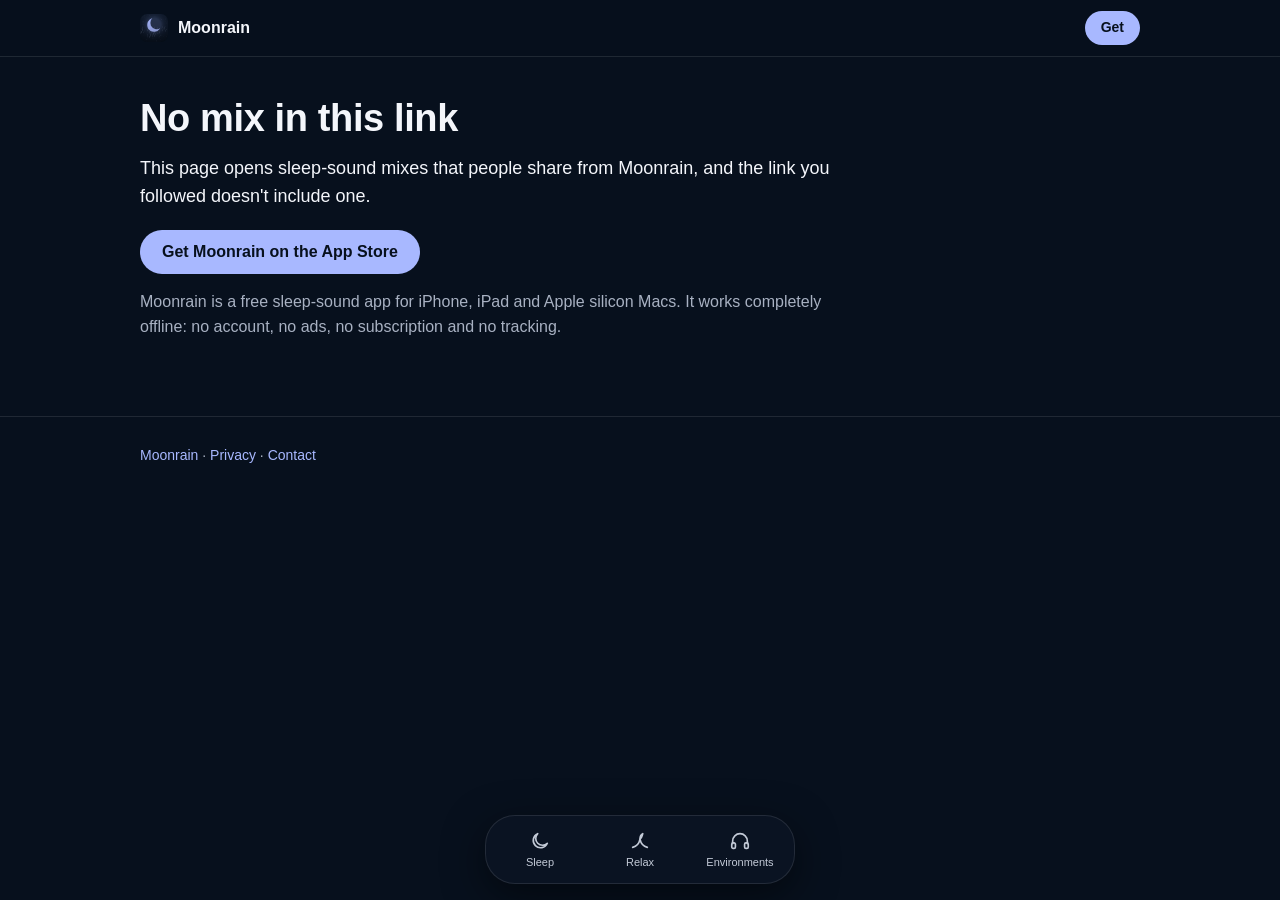
<file: mix/index.html>
<!DOCTYPE html>
<html lang="en">
<head>
<meta charset="utf-8">
<meta name="viewport" content="width=device-width, initial-scale=1">
<title>A shared mix · Moonrain</title>
<meta name="description" content="A sleep-sound mix shared from Moonrain, a free offline sleep-sound app for iPhone and iPad.">
<meta name="robots" content="noindex">
<link rel="canonical" href="https://gsl0001.github.io/sleepaid-site/mix/">
<meta name="theme-color" content="#07101D">
<meta name="apple-itunes-app" content="app-id=6789770084">
<meta property="og:title" content="A Moonrain mix">
<meta property="og:description" content="Someone shared a sleep-sound mix with you. Open it in Moonrain, a free offline sleep-sound app for iPhone and iPad.">
<link rel="icon" href="../img/favicon-32.png" sizes="32x32">
<link rel="apple-touch-icon" href="../img/icon-180.png">
<link rel="stylesheet" href="../style.css">
<style>
.layer .body { display: flex; flex-wrap: wrap; justify-content: space-between; align-items: baseline; column-gap: 12px; }
.layer .track { flex-basis: 100%; }
.layer .vol { color: var(--text2); font-size: 14px; }
.actions { display: flex; flex-wrap: wrap; gap: 10px; margin: 20px 0 16px; }
</style>
</head>
<body>

<div class="topbar"><div class="wrap">
  <a class="brand" href="../"><img src="../img/icon-180.png" alt="" width="28" height="28">Moonrain</a>
  <span class="spacer"></span>
  <a class="pill small get" href="https://apps.apple.com/app/id6789770084?pt=129096683&amp;ct=shared-mix&amp;mt=8">Get</a>
</div></div>

<main>
<section class="page-hero">
  <div class="wrap">
    <div>
      <div id="mix" hidden>
        <h1>A Moonrain mix</h1>
        <p class="intro">Someone shared this sleep-sound mix with you. Open it in Moonrain to play these sounds together, each at its own volume.</p>
        <div id="layers"></div>
        <div class="actions">
          <a class="pill get" id="open" href="sleepaid://mix">Open in Moonrain</a>
          <a class="pill" href="https://apps.apple.com/app/id6789770084?pt=129096683&amp;ct=shared-mix&amp;mt=8">Get Moonrain on the App Store</a>
        </div>
        <p>If you don't have Moonrain yet, get it from the App Store first, then come back to this page and tap Open in Moonrain.</p>
      </div>

      <div id="nomix">
        <h1 id="nomix-title">No mix in this link</h1>
        <p class="intro" id="nomix-text">This page opens sleep-sound mixes that people share from Moonrain, and the link you followed doesn't include one.</p>
        <div class="actions">
          <a class="pill get" href="https://apps.apple.com/app/id6789770084?pt=129096683&amp;ct=shared-mix&amp;mt=8">Get Moonrain on the App Store</a>
        </div>
      </div>

      <p>Moonrain is a free sleep-sound app for iPhone, iPad and Apple silicon Macs. It works completely offline: no account, no ads, no subscription and no tracking.</p>
    </div>
  </div>
</section>
</main>

<footer><div class="wrap">
  <p><a href="../">Moonrain</a> · <a href="../privacy.html">Privacy</a> · <a href="mailto:gsl456789@gmail.com">Contact</a></p>
</div></footer>

<nav class="tabbar" aria-label="Sections">
  <a href="../#sleep"><svg viewBox="0 0 24 24" fill="none" stroke="currentColor" stroke-width="1.8" stroke-linecap="round" stroke-linejoin="round"><path d="M20 14.5A8 8 0 1 1 9.5 4a6.5 6.5 0 0 0 10.5 10.5z"/></svg>Sleep</a>
  <a href="../#relax"><svg viewBox="0 0 24 24" fill="none" stroke="currentColor" stroke-width="1.8" stroke-linecap="round" stroke-linejoin="round"><path d="M4 19c4-1 7-4 8-9 1 5 4 8 8 9"/><path d="M12 10c0-3 1-5 3-6-1 3-1 5-3 6z"/></svg>Relax</a>
  <a href="../#environments"><svg viewBox="0 0 24 24" fill="none" stroke="currentColor" stroke-width="1.8" stroke-linecap="round" stroke-linejoin="round"><path d="M4 15v-3a8 8 0 0 1 16 0v3"/><rect x="3" y="14" width="4" height="6" rx="1.5"/><rect x="17" y="14" width="4" height="6" rx="1.5"/></svg>Environments</a>
</nav>

<script>
// Generated from the app's SleepAid/Resources/Catalog/catalog.json by
// tools/update_mix_sounds.py. Do not edit by hand.
/* sounds:start */
const SOUNDS = {
  "window-rain": "Window Rain",
  "heavy-rain": "Heavy Rain",
  "gentle-rain": "Gentle Rain",
  "tent-rain": "Tent Rain",
  "spring-rain": "Spring Rain",
  "distant-thunder": "Distant Thunder",
  "night-forest": "Night Forest",
  "ocean-waves": "Ocean Waves",
  "river": "River",
  "soft-wind": "Soft Wind",
  "mountain-wind": "Mountain Wind",
  "wind-chimes": "Wind Chimes",
  "meadow": "Meadow",
  "fireplace": "Fireplace",
  "campfire": "Campfire",
  "brown-noise": "Brown Noise",
  "pink-noise": "Pink Noise",
  "white-noise": "White Noise",
  "deep-fan": "Deep Fan",
  "air-conditioner": "Air Conditioner",
  "train-cabin": "Train Cabin",
  "airplane-cabin": "Airplane Cabin",
  "cozy-room": "Cozy Room",
  "cafe": "Café",
  "box-fan": "Box Fan",
  "hair-dryer": "Hair Dryer",
  "heartbeat": "Heartbeat",
  "cabin-hum": "Cabin Hum"
};
/* sounds:end */

// Mirrors MixLink.entries(from:) in the app: unknown ids, repeats and
// malformed pairs are dropped, volumes are clamped, at most four layers.
const MAX_LAYERS = 4;
function parseMix(value) {
  const entries = [];
  for (const pair of value.split(",")) {
    const i = pair.indexOf(":");
    if (i < 1) continue;
    const id = pair.slice(0, i);
    const text = pair.slice(i + 1).trim();
    const percent = Number(text);
    if (text === "" || !Number.isFinite(percent)) continue;
    if (!Object.prototype.hasOwnProperty.call(SOUNDS, id) || entries.some(e => e.id === id)) continue;
    entries.push({ id, percent: Math.round(Math.min(Math.max(percent, 0), 100)) });
    if (entries.length === MAX_LAYERS) break;
  }
  return entries;
}

const value = new URLSearchParams(location.search).get("l");
const entries = value ? parseMix(value) : [];
if (entries.length) {
  const layers = document.getElementById("layers");
  entries.forEach((entry, index) => {
    const row = document.createElement("div");
    row.className = "layer";
    const dot = document.createElement("span");
    dot.className = "dot";
    dot.textContent = String(index + 1);
    const body = document.createElement("div");
    body.className = "body";
    const name = document.createElement("span");
    name.textContent = SOUNDS[entry.id];
    const vol = document.createElement("span");
    vol.className = "vol";
    vol.textContent = entry.percent + "%";
    const track = document.createElement("div");
    track.className = "track";
    const fill = document.createElement("i");
    fill.style.width = entry.percent + "%";
    track.appendChild(fill);
    body.append(name, vol, track);
    row.append(dot, body);
    layers.appendChild(row);
  });
  // Hand the link over as it came, so the app can play sounds newer than this page.
  document.getElementById("open").href = "sleepaid://mix?l=" +
    encodeURIComponent(value).replace(/%3A/gi, ":").replace(/%2C/gi, ",");
  document.getElementById("mix").hidden = false;
  document.getElementById("nomix").hidden = true;
} else if (value !== null) {
  document.getElementById("nomix-title").textContent = "This mix link doesn't work";
  document.getElementById("nomix-text").textContent =
    "The link is incomplete, or it has no sounds Moonrain knows. Ask whoever sent it to share it again, or get Moonrain and make a mix of your own.";
}
</script>
</body>
</html>
</file>
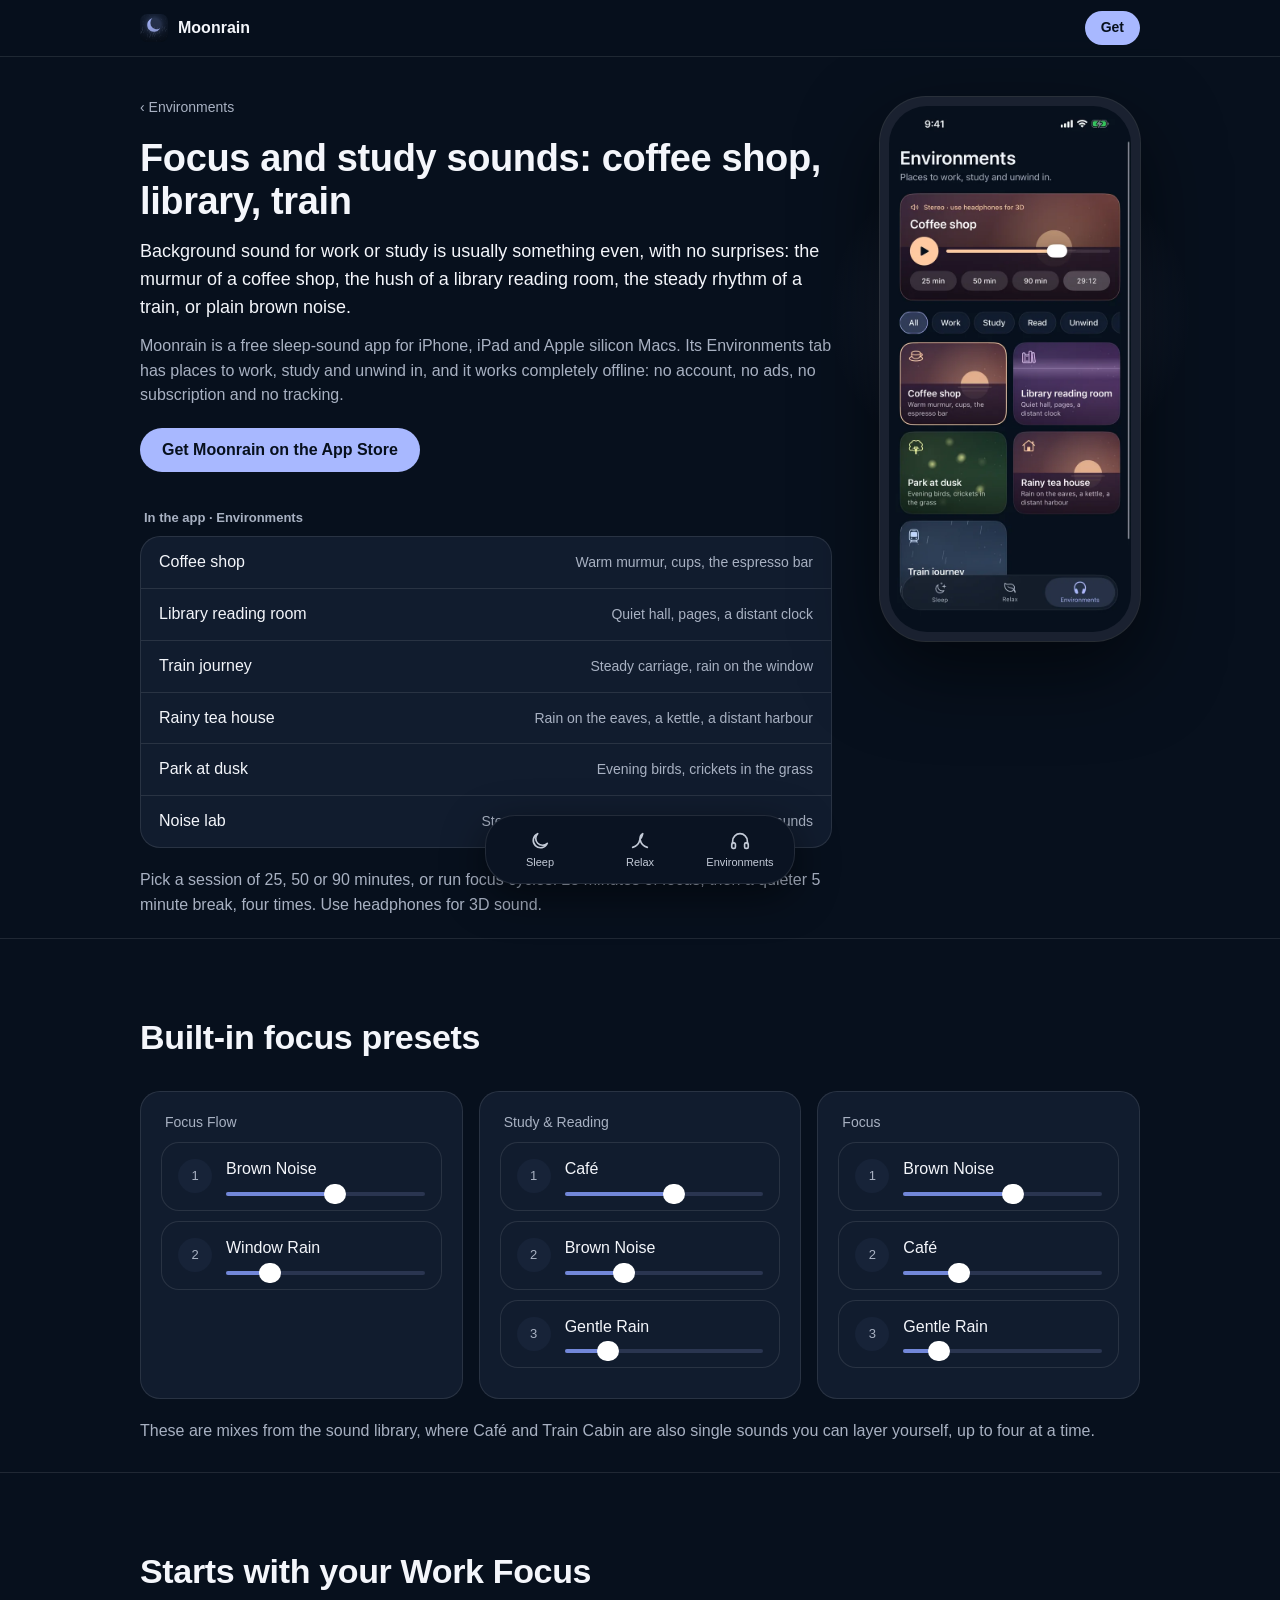
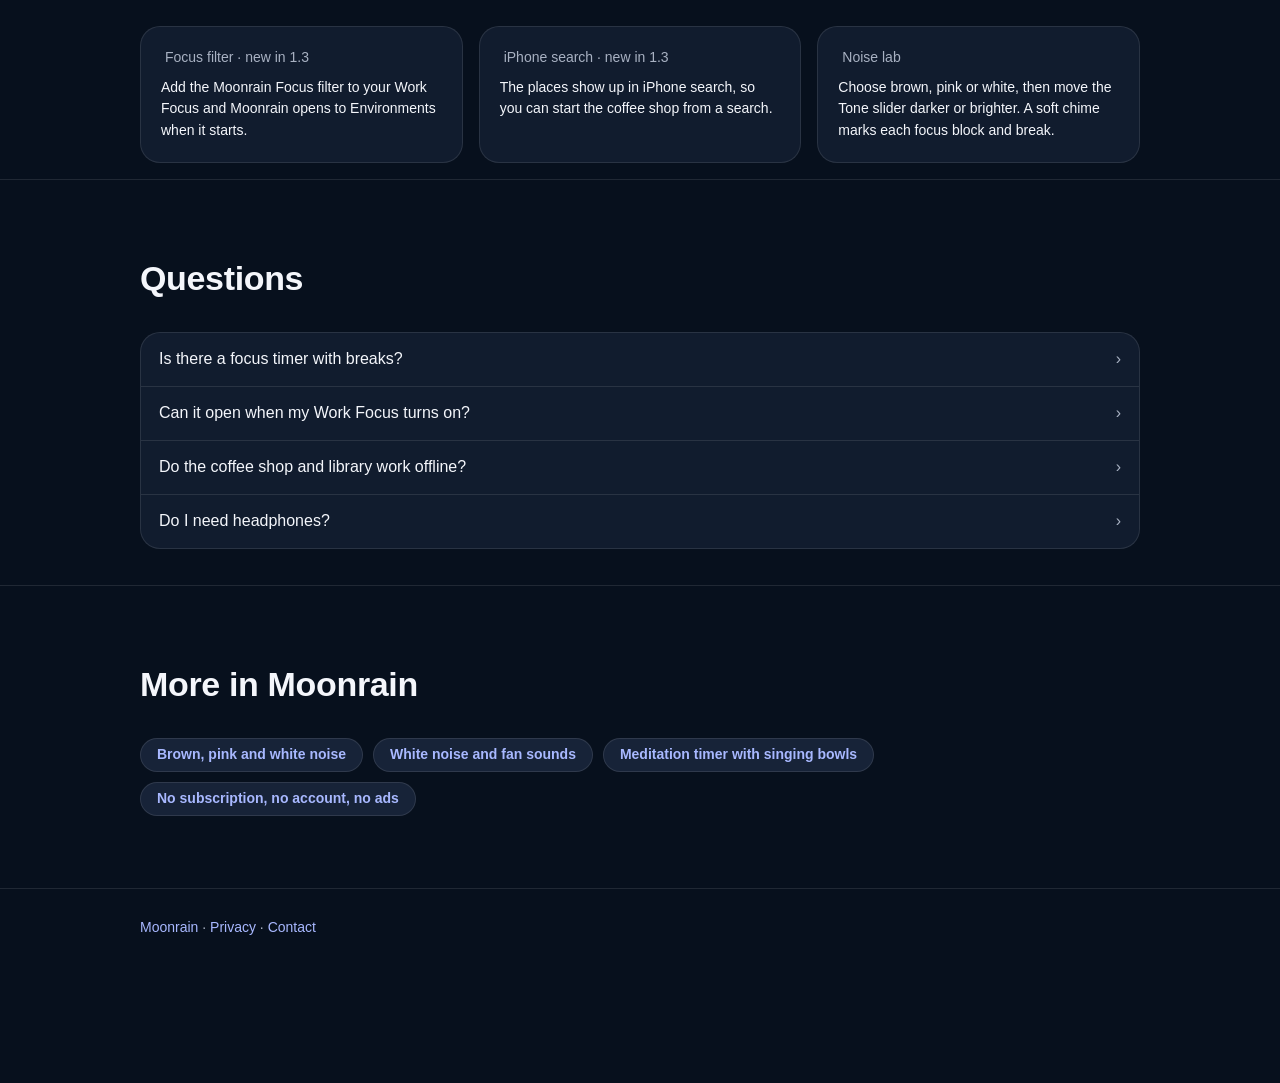
<file: focus-study-sounds.html>
<!DOCTYPE html>
<html lang="en">
<head>
<meta charset="utf-8">
<meta name="viewport" content="width=device-width, initial-scale=1">
<title>Focus and study sounds: coffee shop, library and train, offline · Moonrain</title>
<meta name="description" content="Free, offline background sound for work and study on iPhone and iPad: a coffee shop, a library reading room and a train journey in 3D sound, plus brown noise and 25-minute focus cycles. No account, no ads, no subscription.">
<link rel="canonical" href="https://gsl0001.github.io/sleepaid-site/focus-study-sounds.html">
<meta name="theme-color" content="#07101D">
<meta name="apple-itunes-app" content="app-id=6789770084">
<meta property="og:title" content="Focus and study sounds · Moonrain">
<meta property="og:description" content="Free, offline background sound for work and study on iPhone and iPad: a coffee shop, a library reading room and a train journey in 3D sound, plus brown noise and 25-minute focus cycles. No account, no ads, no subscription.">
<meta property="og:url" content="https://gsl0001.github.io/sleepaid-site/focus-study-sounds.html">
<meta property="og:image" content="https://gsl0001.github.io/sleepaid-site/img/icon-180.png">
<link rel="icon" href="img/favicon-32.png" sizes="32x32">
<link rel="apple-touch-icon" href="img/icon-180.png">
<link rel="stylesheet" href="style.css">
<script type="application/ld+json">
{
  "@context": "https://schema.org",
  "@type": "FAQPage",
  "mainEntity": [
    { "@type": "Question", "name": "Does Moonrain have a focus timer with breaks?",
      "acceptedAnswer": { "@type": "Answer", "text": "Yes. Focus cycles run 25 minutes of focus, then a quieter 5 minute break, four times. You can also pick a single session of 25, 50 or 90 minutes." } },
    { "@type": "Question", "name": "Can Moonrain open when my Work Focus turns on?",
      "acceptedAnswer": { "@type": "Answer", "text": "Yes. Add the Moonrain Focus filter to your Work Focus and turn on Open to Environments. Moonrain then opens to Environments when that Focus starts." } },
    { "@type": "Question", "name": "Do the coffee shop and library sounds work offline?",
      "acceptedAnswer": { "@type": "Answer", "text": "Yes. Every Environment is built into the app, so it plays offline, including in airplane mode." } },
    { "@type": "Question", "name": "Do I need headphones for the focus sounds?",
      "acceptedAnswer": { "@type": "Answer", "text": "Use headphones for 3D sound. The Environments place sounds around you, and headphones are what make that work." } }
  ]
}
</script>
</head>
<body>

<div class="topbar"><div class="wrap">
  <a class="brand" href="./"><img src="img/icon-180.png" alt="" width="28" height="28">Moonrain</a>
  <span class="spacer"></span>
  <a class="pill small get" href="https://apps.apple.com/app/id6789770084?pt=129096683&amp;ct=site-focus-study&amp;mt=8">Get</a>
</div></div>

<main>
<section class="page-hero">
  <div class="wrap">
    <div>
      <a class="crumb" href="./#environments">‹ Environments</a>
      <h1>Focus and study sounds: coffee shop, library, train</h1>
      <p class="intro">Background sound for work or study is usually something even, with no surprises: the murmur of a coffee shop, the hush of a library reading room, the steady rhythm of a train, or plain brown noise.</p>
      <p>Moonrain is a free sleep-sound app for iPhone, iPad and Apple silicon Macs. Its Environments tab has places to work, study and unwind in, and it works completely offline: no account, no ads, no subscription and no tracking.</p>
      <p style="margin-top:20px"><a class="pill get" href="https://apps.apple.com/app/id6789770084?pt=129096683&amp;ct=site-focus-study&amp;mt=8">Get Moonrain on the App Store</a></p>

      <p class="label" style="margin-top:36px">In the app · Environments</p>
      <ul class="group">
      <li><span class="name">Coffee shop</span><span class="val">Warm murmur, cups, the espresso bar</span></li>
      <li><span class="name">Library reading room</span><span class="val">Quiet hall, pages, a distant clock</span></li>
      <li><span class="name">Train journey</span><span class="val">Steady carriage, rain on the window</span></li>
      <li><span class="name">Rainy tea house</span><span class="val">Rain on the eaves, a kettle, a distant harbour</span></li>
      <li><span class="name">Park at dusk</span><span class="val">Evening birds, crickets in the grass</span></li>
      <li><span class="name">Noise lab</span><span class="val">Steady brown, pink or white noise, no sudden sounds</span></li>
      </ul>
      <p>Pick a session of 25, 50 or 90 minutes, or run focus cycles: 25 minutes of focus, then a quieter 5 minute break, four times. Use headphones for 3D sound.</p>
    </div>
    <div class="phone glow"><img src="img/environments.webp" alt="The Environments tab with Coffee shop playing" width="600" height="1304"></div>
  </div>
</section>

<section class="tab-section">
  <div class="wrap">
    <header><h2>Built-in focus presets</h2></header>
    <div class="mixes">
    <div class="card"><p class="mix-name">Focus Flow</p><div class="layer"><span class="dot">1</span><div class="body">Brown Noise<div class="track"><i style="width:55%"></i></div></div></div><div class="layer"><span class="dot">2</span><div class="body">Window Rain<div class="track"><i style="width:22%"></i></div></div></div></div>
    <div class="card"><p class="mix-name">Study &amp; Reading</p><div class="layer"><span class="dot">1</span><div class="body">Café<div class="track"><i style="width:55%"></i></div></div></div><div class="layer"><span class="dot">2</span><div class="body">Brown Noise<div class="track"><i style="width:30%"></i></div></div></div><div class="layer"><span class="dot">3</span><div class="body">Gentle Rain<div class="track"><i style="width:22%"></i></div></div></div></div>
    <div class="card"><p class="mix-name">Focus</p><div class="layer"><span class="dot">1</span><div class="body">Brown Noise<div class="track"><i style="width:55%"></i></div></div></div><div class="layer"><span class="dot">2</span><div class="body">Café<div class="track"><i style="width:28%"></i></div></div></div><div class="layer"><span class="dot">3</span><div class="body">Gentle Rain<div class="track"><i style="width:18%"></i></div></div></div></div>
    </div>
    <p style="margin-top:20px">These are mixes from the sound library, where Café and Train Cabin are also single sounds you can layer yourself, up to four at a time.</p>
  </div>
</section>

<section class="tab-section">
  <div class="wrap">
    <header><h2>Starts with your Work Focus</h2></header>
    <div class="mixes">
    <div class="card"><p class="mix-name">Focus filter · new in 1.3</p><p style="color:var(--text)">Add the Moonrain Focus filter to your Work Focus and Moonrain opens to Environments when it starts.</p></div>
    <div class="card"><p class="mix-name">iPhone search · new in 1.3</p><p style="color:var(--text)">The places show up in iPhone search, so you can start the coffee shop from a search.</p></div>
    <div class="card"><p class="mix-name">Noise lab</p><p style="color:var(--text)">Choose brown, pink or white, then move the Tone slider darker or brighter. A soft chime marks each focus block and break.</p></div>
    </div>
  </div>
</section>

<section class="tab-section">
  <div class="wrap">
    <header><h2>Questions</h2></header>
    <div class="qa">
      <details><summary>Is there a focus timer with breaks?</summary><p>Yes. Focus cycles run 25 minutes of focus, then a quieter 5 minute break, four times. You can also pick a single session of 25, 50 or 90 minutes.</p></details>
      <details><summary>Can it open when my Work Focus turns on?</summary><p>Yes. Add the Moonrain Focus filter to your Work Focus and turn on Open to Environments. Moonrain then opens to Environments when that Focus starts.</p></details>
      <details><summary>Do the coffee shop and library work offline?</summary><p>Yes. Every Environment is built into the app, so it plays offline, including in airplane mode.</p></details>
      <details><summary>Do I need headphones?</summary><p>Use headphones for 3D sound. The Environments place sounds around you, and headphones are what make that work.</p></details>
    </div>
  </div>
</section>

<section class="tab-section">
  <div class="wrap">
    <header><h2>More in Moonrain</h2></header>
    <div class="links">
      <a class="pill small" href="brown-noise.html">Brown, pink and white noise</a>
      <a class="pill small" href="white-noise-fan-sounds.html">White noise and fan sounds</a>
      <a class="pill small" href="meditation-timer.html">Meditation timer with singing bowls</a>
      <a class="pill small" href="no-subscription-sleep-sounds.html">No subscription, no account, no ads</a>
    </div>
  </div>
</section>
</main>

<footer><div class="wrap">
  <p><a href="./">Moonrain</a> · <a href="privacy.html">Privacy</a> · <a href="mailto:gsl456789@gmail.com">Contact</a></p>
</div></footer>

<nav class="tabbar" aria-label="Sections">
  <a href="./#sleep"><svg viewBox="0 0 24 24" fill="none" stroke="currentColor" stroke-width="1.8" stroke-linecap="round" stroke-linejoin="round"><path d="M20 14.5A8 8 0 1 1 9.5 4a6.5 6.5 0 0 0 10.5 10.5z"/></svg>Sleep</a>
  <a href="./#relax"><svg viewBox="0 0 24 24" fill="none" stroke="currentColor" stroke-width="1.8" stroke-linecap="round" stroke-linejoin="round"><path d="M4 19c4-1 7-4 8-9 1 5 4 8 8 9"/><path d="M12 10c0-3 1-5 3-6-1 3-1 5-3 6z"/></svg>Relax</a>
  <a href="./#environments"><svg viewBox="0 0 24 24" fill="none" stroke="currentColor" stroke-width="1.8" stroke-linecap="round" stroke-linejoin="round"><path d="M4 15v-3a8 8 0 0 1 16 0v3"/><rect x="3" y="14" width="4" height="6" rx="1.5"/><rect x="17" y="14" width="4" height="6" rx="1.5"/></svg>Environments</a>
</nav>
</body>
</html>
</file>
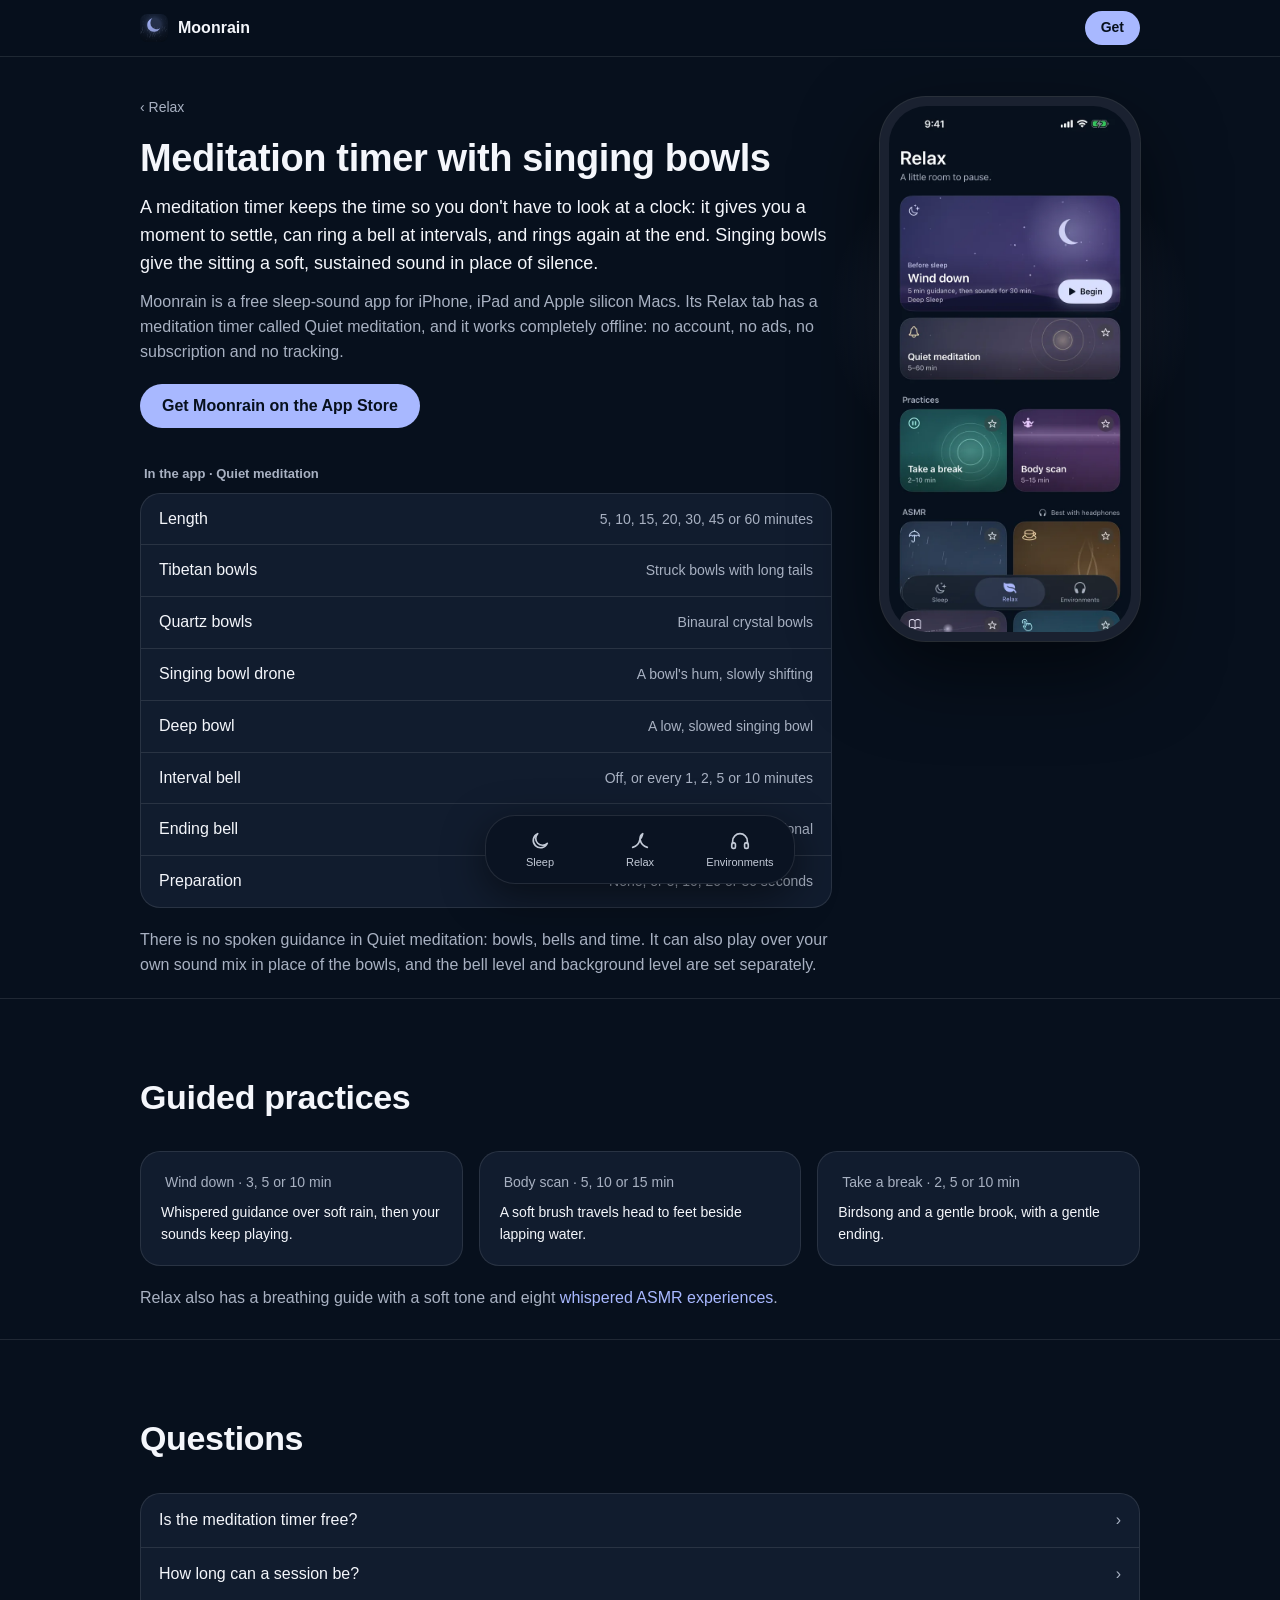
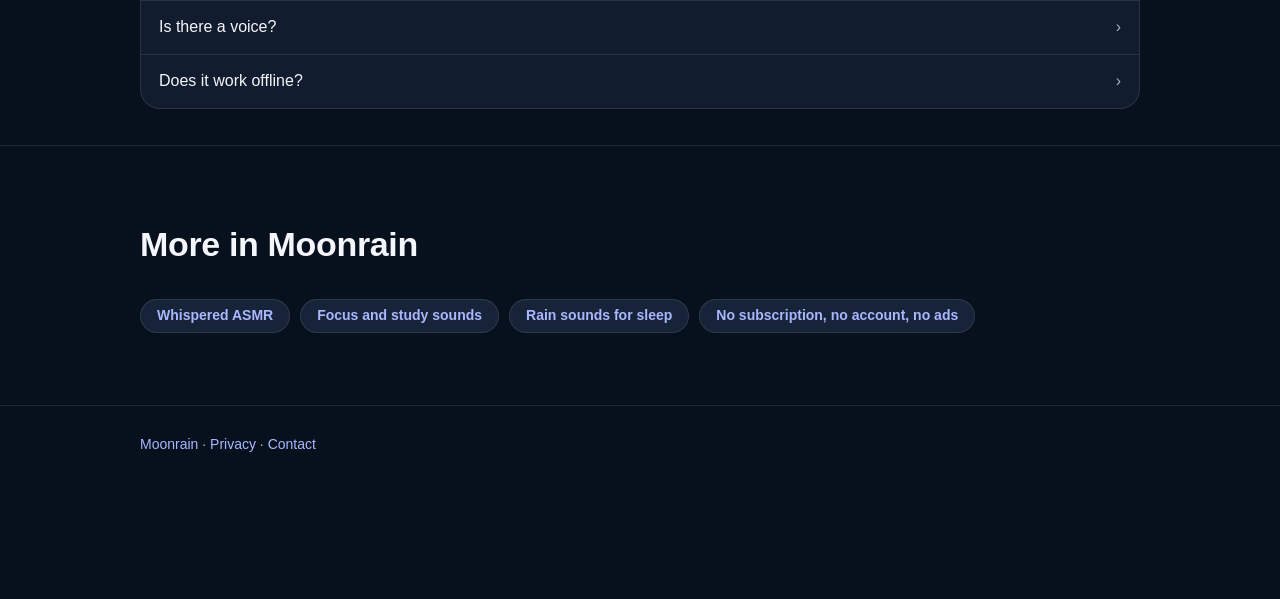
<file: meditation-timer.html>
<!DOCTYPE html>
<html lang="en">
<head>
<meta charset="utf-8">
<meta name="viewport" content="width=device-width, initial-scale=1">
<title>Meditation timer with singing bowls for iPhone, free and offline · Moonrain</title>
<meta name="description" content="A free, offline meditation timer for iPhone and iPad: 5 to 60 minutes with Tibetan, crystal and deep singing bowls, an interval bell and a gentle ending bell. No account, no ads, no subscription.">
<link rel="canonical" href="https://gsl0001.github.io/sleepaid-site/meditation-timer.html">
<meta name="theme-color" content="#07101D">
<meta name="apple-itunes-app" content="app-id=6789770084">
<meta property="og:title" content="Meditation timer with singing bowls · Moonrain">
<meta property="og:description" content="A free, offline meditation timer for iPhone and iPad: 5 to 60 minutes with Tibetan, crystal and deep singing bowls, an interval bell and a gentle ending bell. No account, no ads, no subscription.">
<meta property="og:url" content="https://gsl0001.github.io/sleepaid-site/meditation-timer.html">
<meta property="og:image" content="https://gsl0001.github.io/sleepaid-site/img/icon-180.png">
<link rel="icon" href="img/favicon-32.png" sizes="32x32">
<link rel="apple-touch-icon" href="img/icon-180.png">
<link rel="stylesheet" href="style.css">
<script type="application/ld+json">
{
  "@context": "https://schema.org",
  "@type": "FAQPage",
  "mainEntity": [
    { "@type": "Question", "name": "Is the meditation timer free?",
      "acceptedAnswer": { "@type": "Answer", "text": "Yes. The timer, every bowl sound and every length are included. Moonrain has no ads, no subscription and no in-app purchases." } },
    { "@type": "Question", "name": "How long can a meditation session be?",
      "acceptedAnswer": { "@type": "Answer", "text": "5, 10, 15, 20, 30, 45 or 60 minutes, with an optional preparation time of 5 to 30 seconds before it starts." } },
    { "@type": "Question", "name": "Is there a voice in the meditation timer?",
      "acceptedAnswer": { "@type": "Answer", "text": "No. Quiet meditation is bowls, bells and time, with no spoken guidance. Wind down, Take a break and Body scan are the guided practices." } },
    { "@type": "Question", "name": "Does the meditation timer work offline?",
      "acceptedAnswer": { "@type": "Answer", "text": "Yes. Everything plays offline, and your sessions and history stay on your device." } }
  ]
}
</script>
</head>
<body>

<div class="topbar"><div class="wrap">
  <a class="brand" href="./"><img src="img/icon-180.png" alt="" width="28" height="28">Moonrain</a>
  <span class="spacer"></span>
  <a class="pill small get" href="https://apps.apple.com/app/id6789770084?pt=129096683&amp;ct=site-meditation-timer&amp;mt=8">Get</a>
</div></div>

<main>
<section class="page-hero">
  <div class="wrap">
    <div>
      <a class="crumb" href="./#relax">‹ Relax</a>
      <h1>Meditation timer with singing bowls</h1>
      <p class="intro">A meditation timer keeps the time so you don't have to look at a clock: it gives you a moment to settle, can ring a bell at intervals, and rings again at the end. Singing bowls give the sitting a soft, sustained sound in place of silence.</p>
      <p>Moonrain is a free sleep-sound app for iPhone, iPad and Apple silicon Macs. Its Relax tab has a meditation timer called Quiet meditation, and it works completely offline: no account, no ads, no subscription and no tracking.</p>
      <p style="margin-top:20px"><a class="pill get" href="https://apps.apple.com/app/id6789770084?pt=129096683&amp;ct=site-meditation-timer&amp;mt=8">Get Moonrain on the App Store</a></p>

      <p class="label" style="margin-top:36px">In the app · Quiet meditation</p>
      <ul class="group">
      <li><span class="name">Length</span><span class="val">5, 10, 15, 20, 30, 45 or 60 minutes</span></li>
      <li><span class="name">Tibetan bowls</span><span class="val">Struck bowls with long tails</span></li>
      <li><span class="name">Quartz bowls</span><span class="val">Binaural crystal bowls</span></li>
      <li><span class="name">Singing bowl drone</span><span class="val">A bowl's hum, slowly shifting</span></li>
      <li><span class="name">Deep bowl</span><span class="val">A low, slowed singing bowl</span></li>
      <li><span class="name">Interval bell</span><span class="val">Off, or every 1, 2, 5 or 10 minutes</span></li>
      <li><span class="name">Ending bell</span><span class="val">Gentle, and optional</span></li>
      <li><span class="name">Preparation</span><span class="val">None, or 5, 10, 20 or 30 seconds</span></li>
      </ul>
      <p>There is no spoken guidance in Quiet meditation: bowls, bells and time. It can also play over your own sound mix in place of the bowls, and the bell level and background level are set separately.</p>
    </div>
    <div class="phone glow"><img src="img/relax.webp" alt="The Relax tab with Wind down, Quiet meditation and practices" width="600" height="1304"></div>
  </div>
</section>

<section class="tab-section">
  <div class="wrap">
    <header><h2>Guided practices</h2></header>
    <div class="mixes">
    <div class="card"><p class="mix-name">Wind down · 3, 5 or 10 min</p><p style="color:var(--text)">Whispered guidance over soft rain, then your sounds keep playing.</p></div>
    <div class="card"><p class="mix-name">Body scan · 5, 10 or 15 min</p><p style="color:var(--text)">A soft brush travels head to feet beside lapping water.</p></div>
    <div class="card"><p class="mix-name">Take a break · 2, 5 or 10 min</p><p style="color:var(--text)">Birdsong and a gentle brook, with a gentle ending.</p></div>
    </div>
    <p style="margin-top:20px">Relax also has a breathing guide with a soft tone and eight <a href="whispered-asmr.html">whispered ASMR experiences</a>.</p>
  </div>
</section>

<section class="tab-section">
  <div class="wrap">
    <header><h2>Questions</h2></header>
    <div class="qa">
      <details><summary>Is the meditation timer free?</summary><p>Yes. The timer, every bowl sound and every length are included. Moonrain has no ads, no subscription and no in-app purchases.</p></details>
      <details><summary>How long can a session be?</summary><p>5, 10, 15, 20, 30, 45 or 60 minutes, with an optional preparation time of 5 to 30 seconds before it starts.</p></details>
      <details><summary>Is there a voice?</summary><p>No. Quiet meditation is bowls, bells and time, with no spoken guidance. Wind down, Take a break and Body scan are the guided practices.</p></details>
      <details><summary>Does it work offline?</summary><p>Yes. Everything plays offline, and your sessions and history stay on your device.</p></details>
    </div>
  </div>
</section>

<section class="tab-section">
  <div class="wrap">
    <header><h2>More in Moonrain</h2></header>
    <div class="links">
      <a class="pill small" href="whispered-asmr.html">Whispered ASMR</a>
      <a class="pill small" href="focus-study-sounds.html">Focus and study sounds</a>
      <a class="pill small" href="rain-sounds.html">Rain sounds for sleep</a>
      <a class="pill small" href="no-subscription-sleep-sounds.html">No subscription, no account, no ads</a>
    </div>
  </div>
</section>
</main>

<footer><div class="wrap">
  <p><a href="./">Moonrain</a> · <a href="privacy.html">Privacy</a> · <a href="mailto:gsl456789@gmail.com">Contact</a></p>
</div></footer>

<nav class="tabbar" aria-label="Sections">
  <a href="./#sleep"><svg viewBox="0 0 24 24" fill="none" stroke="currentColor" stroke-width="1.8" stroke-linecap="round" stroke-linejoin="round"><path d="M20 14.5A8 8 0 1 1 9.5 4a6.5 6.5 0 0 0 10.5 10.5z"/></svg>Sleep</a>
  <a href="./#relax"><svg viewBox="0 0 24 24" fill="none" stroke="currentColor" stroke-width="1.8" stroke-linecap="round" stroke-linejoin="round"><path d="M4 19c4-1 7-4 8-9 1 5 4 8 8 9"/><path d="M12 10c0-3 1-5 3-6-1 3-1 5-3 6z"/></svg>Relax</a>
  <a href="./#environments"><svg viewBox="0 0 24 24" fill="none" stroke="currentColor" stroke-width="1.8" stroke-linecap="round" stroke-linejoin="round"><path d="M4 15v-3a8 8 0 0 1 16 0v3"/><rect x="3" y="14" width="4" height="6" rx="1.5"/><rect x="17" y="14" width="4" height="6" rx="1.5"/></svg>Environments</a>
</nav>
</body>
</html>
</file>
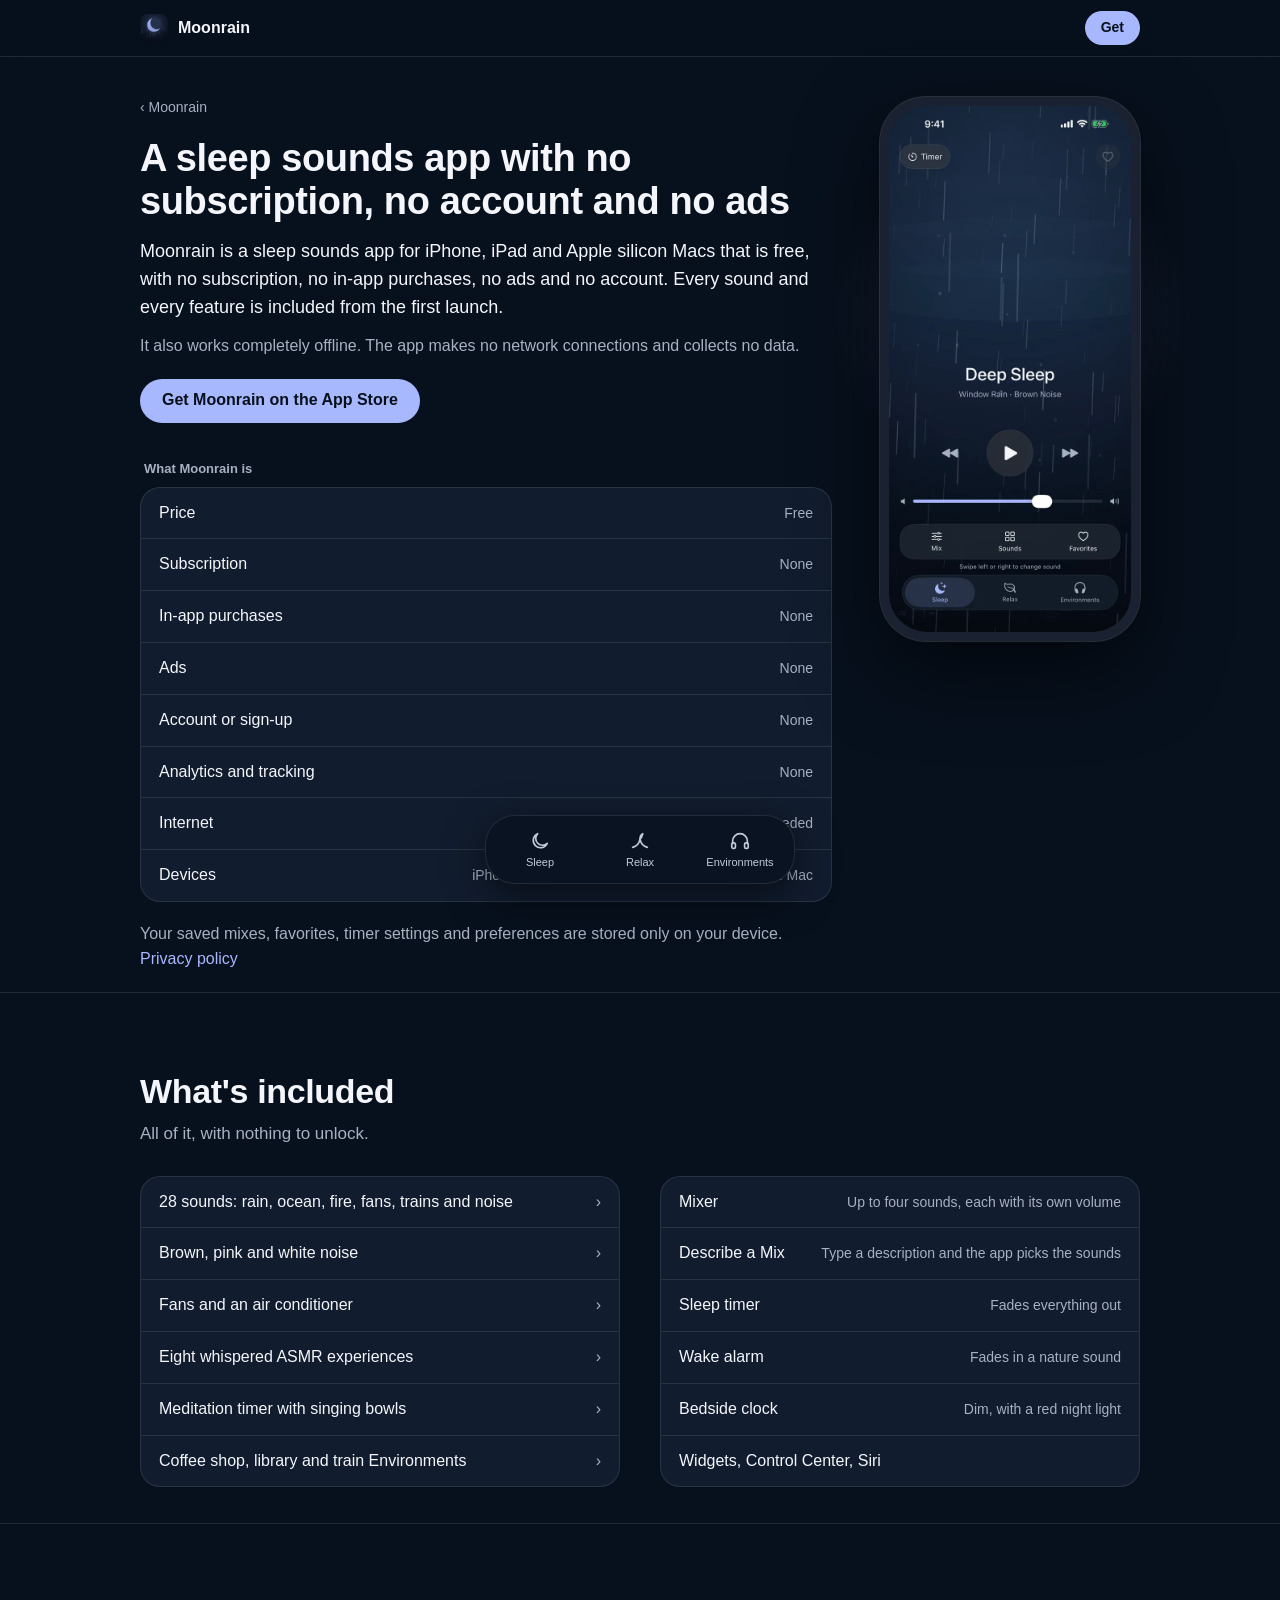
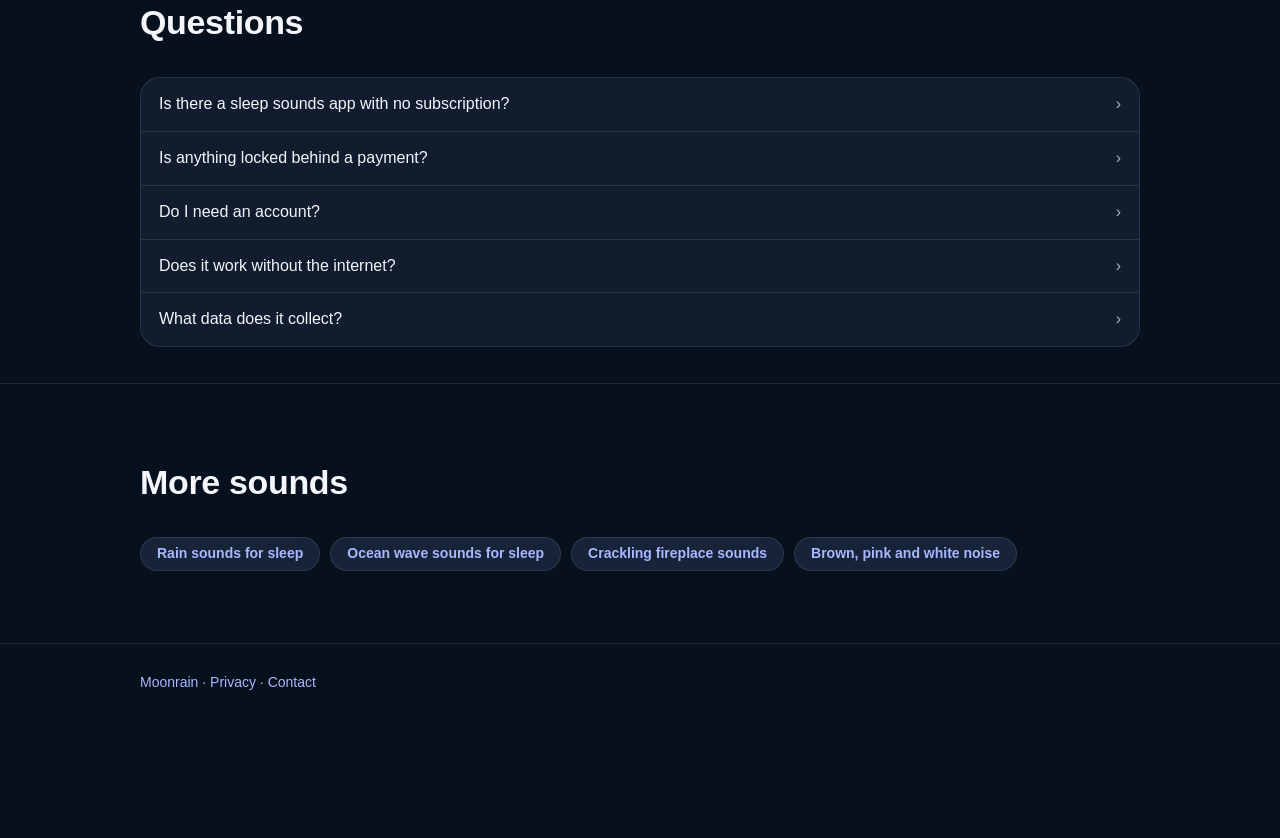
<file: no-subscription-sleep-sounds.html>
<!DOCTYPE html>
<html lang="en">
<head>
<meta charset="utf-8">
<meta name="viewport" content="width=device-width, initial-scale=1">
<title>A sleep sounds app with no subscription, no account and no ads · Moonrain</title>
<meta name="description" content="Moonrain is a free sleep sounds app for iPhone, iPad and Mac with no subscription, no in-app purchases, no ads and no account. It works offline and collects no data. Every sound and feature is included.">
<link rel="canonical" href="https://gsl0001.github.io/sleepaid-site/no-subscription-sleep-sounds.html">
<meta name="theme-color" content="#07101D">
<meta name="apple-itunes-app" content="app-id=6789770084">
<meta property="og:title" content="Sleep sounds with no subscription, no account and no ads · Moonrain">
<meta property="og:description" content="Moonrain is a free sleep sounds app for iPhone, iPad and Mac with no subscription, no in-app purchases, no ads and no account. It works offline and collects no data. Every sound and feature is included.">
<meta property="og:url" content="https://gsl0001.github.io/sleepaid-site/no-subscription-sleep-sounds.html">
<meta property="og:image" content="https://gsl0001.github.io/sleepaid-site/img/icon-180.png">
<link rel="icon" href="img/favicon-32.png" sizes="32x32">
<link rel="apple-touch-icon" href="img/icon-180.png">
<link rel="stylesheet" href="style.css">
<script type="application/ld+json">
{
  "@context": "https://schema.org",
  "@type": "FAQPage",
  "mainEntity": [
    { "@type": "Question", "name": "Is there a sleep sounds app with no subscription?",
      "acceptedAnswer": { "@type": "Answer", "text": "Moonrain: Sleep Sounds is one. It is free on the App Store for iPhone, iPad and Apple silicon Macs, with no subscription, no in-app purchases and no ads." } },
    { "@type": "Question", "name": "Is anything in Moonrain locked behind a payment?",
      "acceptedAnswer": { "@type": "Answer", "text": "No. There is nothing to buy in the app. All 28 sounds, the mixer, the sleep timer, the ASMR, the meditation timer, the Environments and the wake alarm are included." } },
    { "@type": "Question", "name": "Do I need an account to use Moonrain?",
      "acceptedAnswer": { "@type": "Answer", "text": "No. There is no account and no sign-up. You open the app and tap play." } },
    { "@type": "Question", "name": "Does Moonrain work without the internet?",
      "acceptedAnswer": { "@type": "Answer", "text": "Yes. Every sound is built into the app and the app makes no network connections, so it works offline, including in airplane mode." } },
    { "@type": "Question", "name": "What data does Moonrain collect?",
      "acceptedAnswer": { "@type": "Answer", "text": "None. There are no analytics and no tracking. Saved mixes, favorites, timer settings and preferences are stored only on your device." } }
  ]
}
</script>
</head>
<body>

<div class="topbar"><div class="wrap">
  <a class="brand" href="./"><img src="img/icon-180.png" alt="" width="28" height="28">Moonrain</a>
  <span class="spacer"></span>
  <a class="pill small get" href="https://apps.apple.com/app/id6789770084?pt=129096683&amp;ct=site-no-subscription&amp;mt=8">Get</a>
</div></div>

<main>
<section class="page-hero">
  <div class="wrap">
    <div>
      <a class="crumb" href="./">‹ Moonrain</a>
      <h1>A sleep sounds app with no subscription, no account and no ads</h1>
      <p class="intro">Moonrain is a sleep sounds app for iPhone, iPad and Apple silicon Macs that is free, with no subscription, no in-app purchases, no ads and no account. Every sound and every feature is included from the first launch.</p>
      <p>It also works completely offline. The app makes no network connections and collects no data.</p>
      <p style="margin-top:20px"><a class="pill get" href="https://apps.apple.com/app/id6789770084?pt=129096683&amp;ct=site-no-subscription&amp;mt=8">Get Moonrain on the App Store</a></p>

      <p class="label" style="margin-top:36px">What Moonrain is</p>
      <ul class="group">
      <li><span class="name">Price</span><span class="val">Free</span></li>
      <li><span class="name">Subscription</span><span class="val">None</span></li>
      <li><span class="name">In-app purchases</span><span class="val">None</span></li>
      <li><span class="name">Ads</span><span class="val">None</span></li>
      <li><span class="name">Account or sign-up</span><span class="val">None</span></li>
      <li><span class="name">Analytics and tracking</span><span class="val">None</span></li>
      <li><span class="name">Internet</span><span class="val">Not needed</span></li>
      <li><span class="name">Devices</span><span class="val">iPhone and iPad with iOS 17 or later, Apple silicon Mac</span></li>
      </ul>
      <p>Your saved mixes, favorites, timer settings and preferences are stored only on your device. <a href="privacy.html">Privacy policy</a></p>
    </div>
    <div class="phone glow"><img src="img/sleep.webp" alt="The Sleep screen playing Deep Sleep: Window Rain and Brown Noise" width="600" height="1304"></div>
  </div>
</section>

<section class="tab-section">
  <div class="wrap">
    <header>
      <h2>What's included</h2>
      <p>All of it, with nothing to unlock.</p>
    </header>
    <div class="split">
      <ul class="group">
        <li><a class="row" href="./#sounds">28 sounds: rain, ocean, fire, fans, trains and noise</a></li>
        <li><a class="row" href="brown-noise.html">Brown, pink and white noise</a></li>
        <li><a class="row" href="white-noise-fan-sounds.html">Fans and an air conditioner</a></li>
        <li><a class="row" href="whispered-asmr.html">Eight whispered ASMR experiences</a></li>
        <li><a class="row" href="meditation-timer.html">Meditation timer with singing bowls</a></li>
        <li><a class="row" href="focus-study-sounds.html">Coffee shop, library and train Environments</a></li>
      </ul>
      <ul class="group">
        <li><span class="name">Mixer</span><span class="val">Up to four sounds, each with its own volume</span></li>
        <li><span class="name">Describe a Mix</span><span class="val">Type a description and the app picks the sounds</span></li>
        <li><span class="name">Sleep timer</span><span class="val">Fades everything out</span></li>
        <li><span class="name">Wake alarm</span><span class="val">Fades in a nature sound</span></li>
        <li><span class="name">Bedside clock</span><span class="val">Dim, with a red night light</span></li>
        <li><span class="name">Widgets, Control Center, Siri</span></li>
      </ul>
    </div>
  </div>
</section>

<section class="tab-section">
  <div class="wrap">
    <header><h2>Questions</h2></header>
    <div class="qa">
      <details><summary>Is there a sleep sounds app with no subscription?</summary><p>Moonrain: Sleep Sounds is one. It is free on the App Store for iPhone, iPad and Apple silicon Macs, with no subscription, no in-app purchases and no ads.</p></details>
      <details><summary>Is anything locked behind a payment?</summary><p>No. There is nothing to buy in the app. All 28 sounds, the mixer, the sleep timer, the ASMR, the meditation timer, the Environments and the wake alarm are included.</p></details>
      <details><summary>Do I need an account?</summary><p>No. There is no account and no sign-up. You open the app and tap play.</p></details>
      <details><summary>Does it work without the internet?</summary><p>Yes. Every sound is built into the app and the app makes no network connections, so it works offline, including in airplane mode.</p></details>
      <details><summary>What data does it collect?</summary><p>None. There are no analytics and no tracking. Saved mixes, favorites, timer settings and preferences are stored only on your device.</p></details>
    </div>
  </div>
</section>

<section class="tab-section">
  <div class="wrap">
    <header><h2>More sounds</h2></header>
    <div class="links">
      <a class="pill small" href="rain-sounds.html">Rain sounds for sleep</a>
      <a class="pill small" href="ocean-sounds.html">Ocean wave sounds for sleep</a>
      <a class="pill small" href="fireplace-sounds.html">Crackling fireplace sounds</a>
      <a class="pill small" href="brown-noise.html">Brown, pink and white noise</a>
    </div>
  </div>
</section>
</main>

<footer><div class="wrap">
  <p><a href="./">Moonrain</a> · <a href="privacy.html">Privacy</a> · <a href="mailto:gsl456789@gmail.com">Contact</a></p>
</div></footer>

<nav class="tabbar" aria-label="Sections">
  <a href="./#sleep"><svg viewBox="0 0 24 24" fill="none" stroke="currentColor" stroke-width="1.8" stroke-linecap="round" stroke-linejoin="round"><path d="M20 14.5A8 8 0 1 1 9.5 4a6.5 6.5 0 0 0 10.5 10.5z"/></svg>Sleep</a>
  <a href="./#relax"><svg viewBox="0 0 24 24" fill="none" stroke="currentColor" stroke-width="1.8" stroke-linecap="round" stroke-linejoin="round"><path d="M4 19c4-1 7-4 8-9 1 5 4 8 8 9"/><path d="M12 10c0-3 1-5 3-6-1 3-1 5-3 6z"/></svg>Relax</a>
  <a href="./#environments"><svg viewBox="0 0 24 24" fill="none" stroke="currentColor" stroke-width="1.8" stroke-linecap="round" stroke-linejoin="round"><path d="M4 15v-3a8 8 0 0 1 16 0v3"/><rect x="3" y="14" width="4" height="6" rx="1.5"/><rect x="17" y="14" width="4" height="6" rx="1.5"/></svg>Environments</a>
</nav>
</body>
</html>
</file>
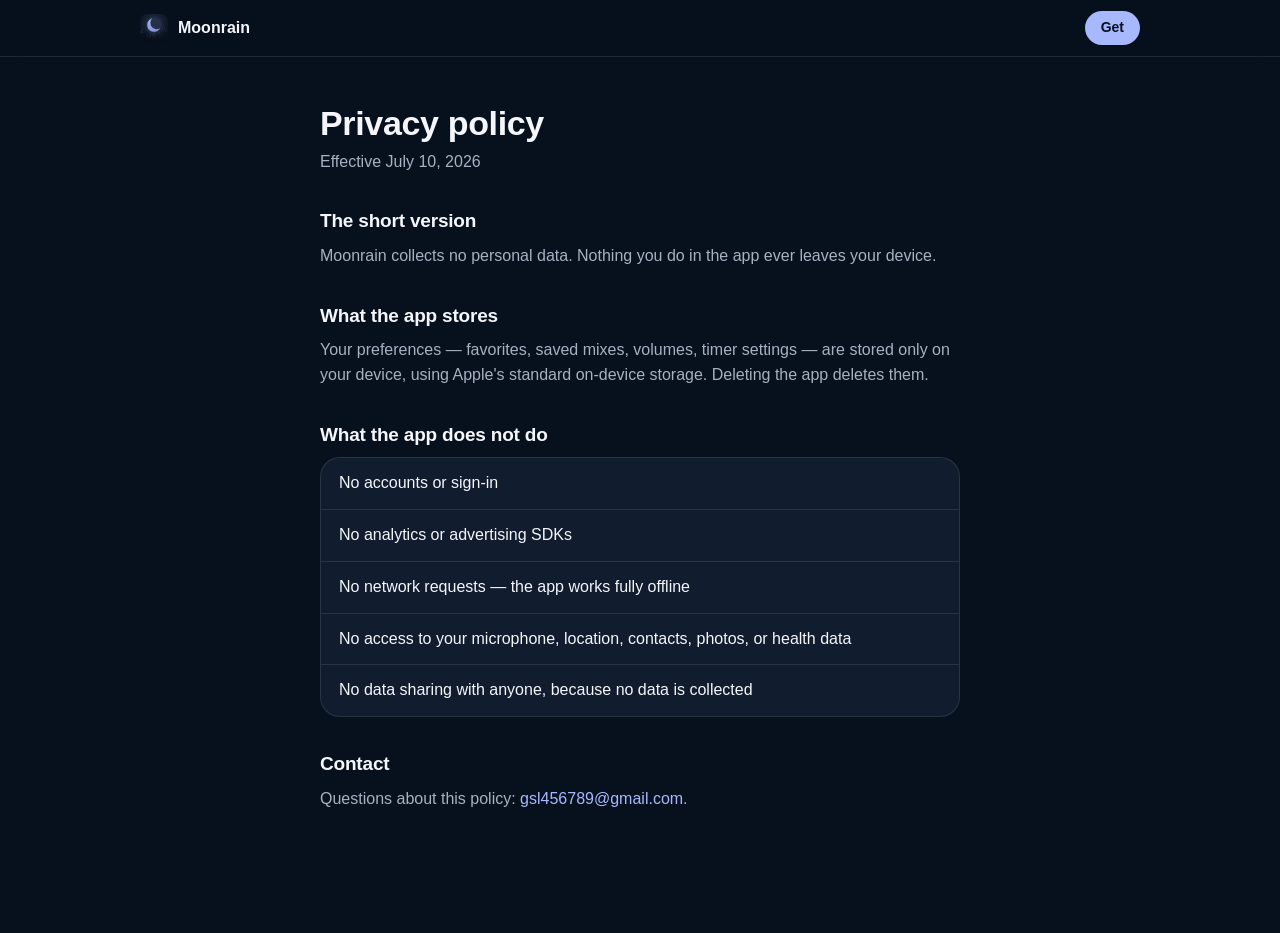
<file: privacy.html>
<!DOCTYPE html>
<html lang="en">
<head>
<meta charset="utf-8">
<meta name="viewport" content="width=device-width, initial-scale=1">
<title>Moonrain — Privacy Policy</title>
<meta name="theme-color" content="#07101D">
<link rel="icon" href="img/favicon-32.png" sizes="32x32">
<link rel="stylesheet" href="style.css">
</head>
<body>
<div class="topbar"><div class="wrap">
  <a class="brand" href="./"><img src="img/icon-180.png" alt="" width="28" height="28">Moonrain</a>
  <span class="spacer"></span>
  <a class="pill small get" href="https://apps.apple.com/app/id6789770084?pt=129096683&amp;ct=site-privacy&amp;mt=8">Get</a>
</div></div>
<main class="wrap" style="max-width:680px;padding-top:40px">
  <h1 style="font-size:34px">Privacy policy</h1>
  <p>Effective July 10, 2026</p>

  <h2 style="font-size:19px;margin:32px 0 8px">The short version</h2>
  <p>Moonrain collects no personal data. Nothing you do in the app ever leaves your device.</p>

  <h2 style="font-size:19px;margin:32px 0 8px">What the app stores</h2>
  <p>Your preferences — favorites, saved mixes, volumes, timer settings — are stored only on your device, using Apple's standard on-device storage. Deleting the app deletes them.</p>

  <h2 style="font-size:19px;margin:32px 0 8px">What the app does not do</h2>
  <ul class="group">
    <li>No accounts or sign-in</li>
    <li>No analytics or advertising SDKs</li>
    <li>No network requests — the app works fully offline</li>
    <li>No access to your microphone, location, contacts, photos, or health data</li>
    <li>No data sharing with anyone, because no data is collected</li>
  </ul>

  <h2 style="font-size:19px;margin:32px 0 8px">Contact</h2>
  <p>Questions about this policy: <a href="mailto:gsl456789@gmail.com">gsl456789@gmail.com</a>.</p>
</main>
</body>
</html>
</file>
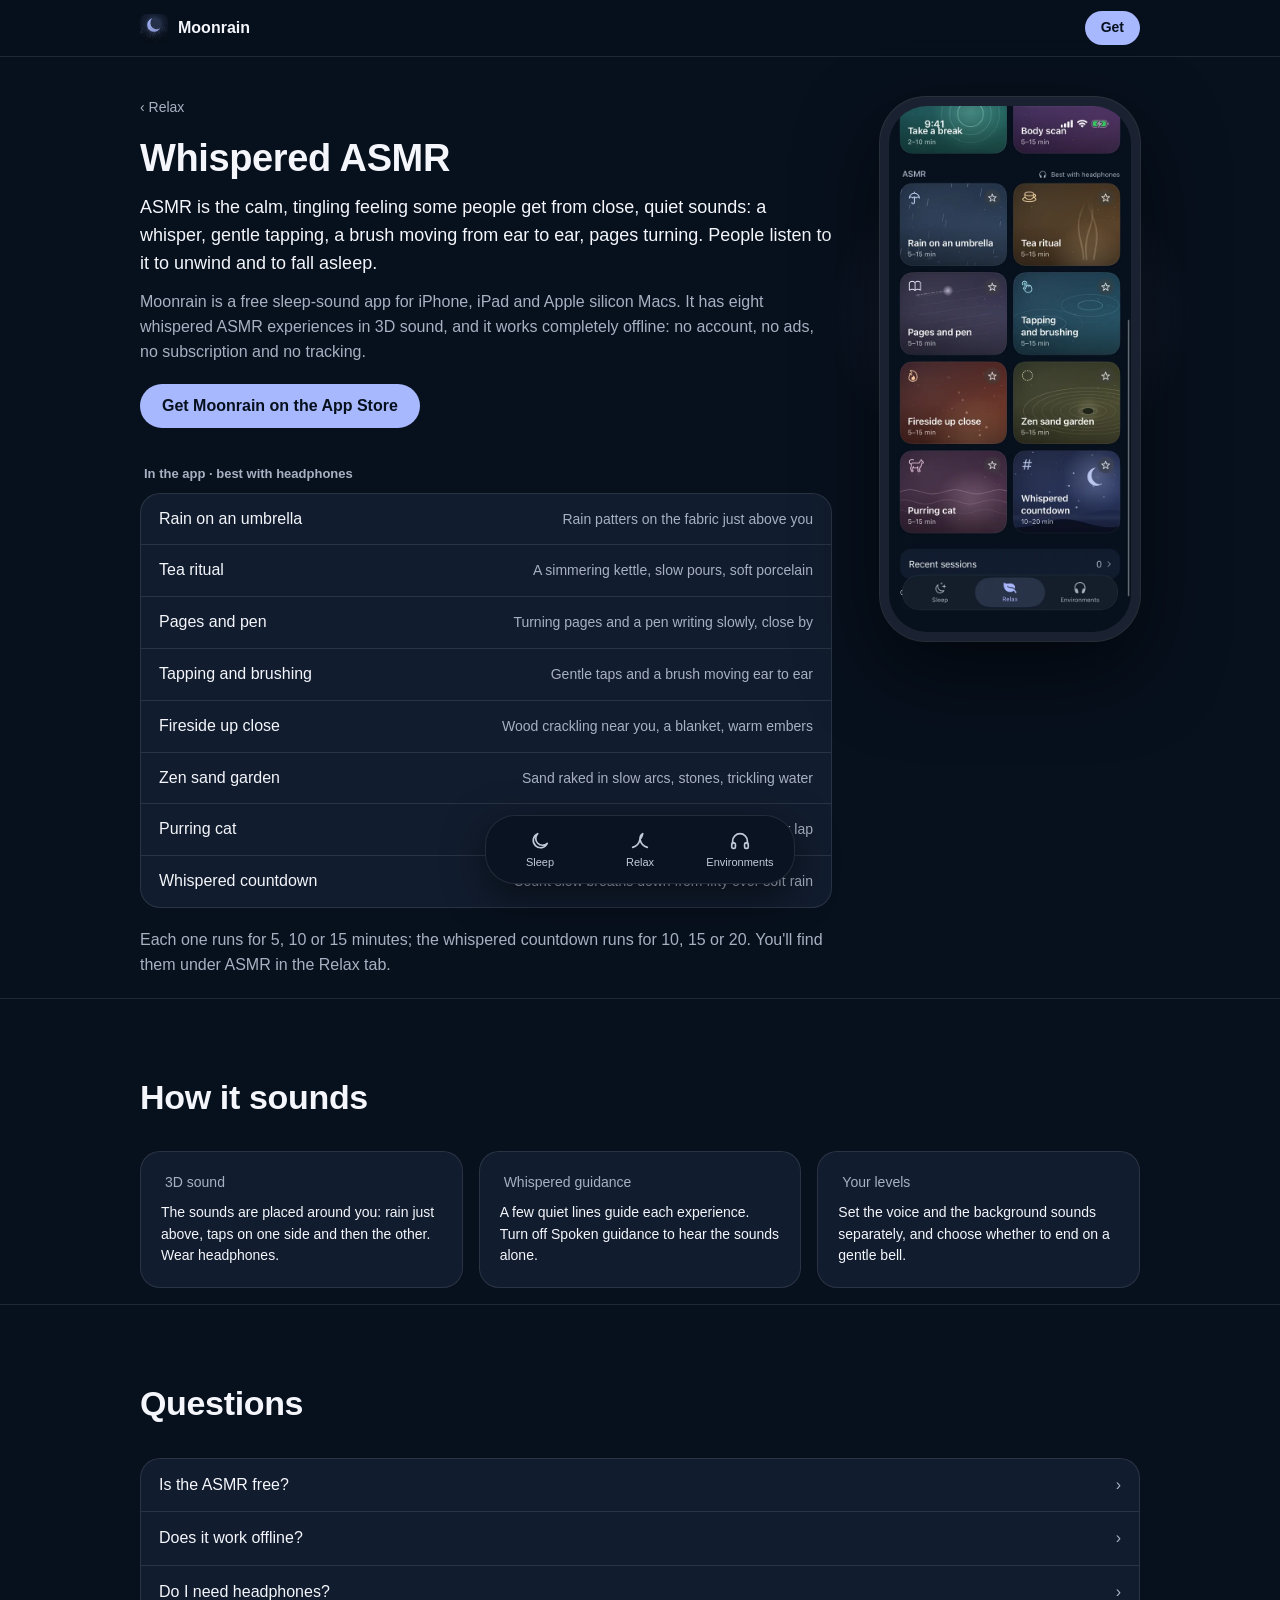
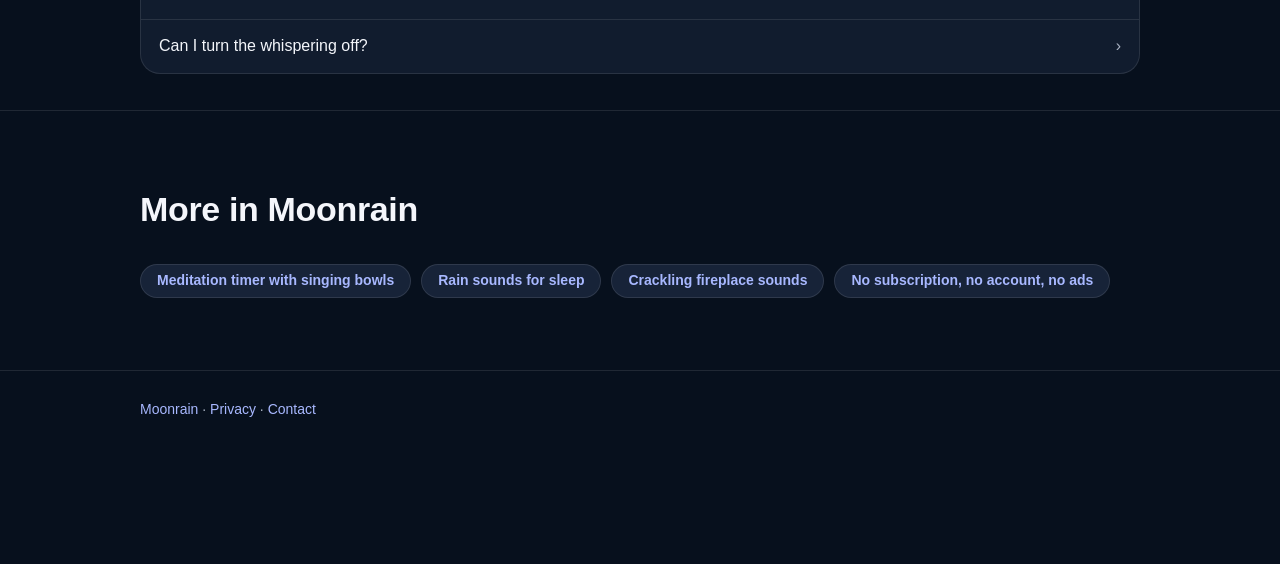
<file: whispered-asmr.html>
<!DOCTYPE html>
<html lang="en">
<head>
<meta charset="utf-8">
<meta name="viewport" content="width=device-width, initial-scale=1">
<title>Whispered ASMR app for sleep, free and offline · Moonrain</title>
<meta name="description" content="Eight whispered ASMR experiences in 3D sound for iPhone and iPad: rain on an umbrella, tapping and brushing, a purring cat, a whispered countdown. Free and offline. No account, no ads, no subscription.">
<link rel="canonical" href="https://gsl0001.github.io/sleepaid-site/whispered-asmr.html">
<meta name="theme-color" content="#07101D">
<meta name="apple-itunes-app" content="app-id=6789770084">
<meta property="og:title" content="Whispered ASMR · Moonrain">
<meta property="og:description" content="Eight whispered ASMR experiences in 3D sound for iPhone and iPad: rain on an umbrella, tapping and brushing, a purring cat, a whispered countdown. Free and offline. No account, no ads, no subscription.">
<meta property="og:url" content="https://gsl0001.github.io/sleepaid-site/whispered-asmr.html">
<meta property="og:image" content="https://gsl0001.github.io/sleepaid-site/img/icon-180.png">
<link rel="icon" href="img/favicon-32.png" sizes="32x32">
<link rel="apple-touch-icon" href="img/icon-180.png">
<link rel="stylesheet" href="style.css">
<script type="application/ld+json">
{
  "@context": "https://schema.org",
  "@type": "FAQPage",
  "mainEntity": [
    { "@type": "Question", "name": "Is the ASMR in Moonrain free?",
      "acceptedAnswer": { "@type": "Answer", "text": "Yes. All eight ASMR experiences are included. Moonrain has no ads, no subscription and no in-app purchases." } },
    { "@type": "Question", "name": "Does the ASMR work offline?",
      "acceptedAnswer": { "@type": "Answer", "text": "Yes. The sounds and the whispered guidance are built into the app and play offline, including in airplane mode." } },
    { "@type": "Question", "name": "Do I need headphones?",
      "acceptedAnswer": { "@type": "Answer", "text": "The experiences are made for headphones. The sounds are placed around you in 3D, and headphones are what make that work." } },
    { "@type": "Question", "name": "Can I turn the whispering off?",
      "acceptedAnswer": { "@type": "Answer", "text": "Yes. Turn off Spoken guidance and the sounds play on their own. The voice and the background sounds also have separate volume levels." } }
  ]
}
</script>
</head>
<body>

<div class="topbar"><div class="wrap">
  <a class="brand" href="./"><img src="img/icon-180.png" alt="" width="28" height="28">Moonrain</a>
  <span class="spacer"></span>
  <a class="pill small get" href="https://apps.apple.com/app/id6789770084?pt=129096683&amp;ct=site-whispered-asmr&amp;mt=8">Get</a>
</div></div>

<main>
<section class="page-hero">
  <div class="wrap">
    <div>
      <a class="crumb" href="./#relax">‹ Relax</a>
      <h1>Whispered ASMR</h1>
      <p class="intro">ASMR is the calm, tingling feeling some people get from close, quiet sounds: a whisper, gentle tapping, a brush moving from ear to ear, pages turning. People listen to it to unwind and to fall asleep.</p>
      <p>Moonrain is a free sleep-sound app for iPhone, iPad and Apple silicon Macs. It has eight whispered ASMR experiences in 3D sound, and it works completely offline: no account, no ads, no subscription and no tracking.</p>
      <p style="margin-top:20px"><a class="pill get" href="https://apps.apple.com/app/id6789770084?pt=129096683&amp;ct=site-whispered-asmr&amp;mt=8">Get Moonrain on the App Store</a></p>

      <p class="label" style="margin-top:36px">In the app · best with headphones</p>
      <ul class="group">
      <li><span class="name">Rain on an umbrella</span><span class="val">Rain patters on the fabric just above you</span></li>
      <li><span class="name">Tea ritual</span><span class="val">A simmering kettle, slow pours, soft porcelain</span></li>
      <li><span class="name">Pages and pen</span><span class="val">Turning pages and a pen writing slowly, close by</span></li>
      <li><span class="name">Tapping and brushing</span><span class="val">Gentle taps and a brush moving ear to ear</span></li>
      <li><span class="name">Fireside up close</span><span class="val">Wood crackling near you, a blanket, warm embers</span></li>
      <li><span class="name">Zen sand garden</span><span class="val">Sand raked in slow arcs, stones, trickling water</span></li>
      <li><span class="name">Purring cat</span><span class="val">A sleepy cat purring on your lap</span></li>
      <li><span class="name">Whispered countdown</span><span class="val">Count slow breaths down from fifty over soft rain</span></li>
      </ul>
      <p>Each one runs for 5, 10 or 15 minutes; the whispered countdown runs for 10, 15 or 20. You'll find them under ASMR in the Relax tab.</p>
    </div>
    <div class="phone glow"><img src="img/asmr.webp" alt="The ASMR experiences in Relax" width="600" height="1304"></div>
  </div>
</section>

<section class="tab-section">
  <div class="wrap">
    <header><h2>How it sounds</h2></header>
    <div class="mixes">
    <div class="card"><p class="mix-name">3D sound</p><p style="color:var(--text)">The sounds are placed around you: rain just above, taps on one side and then the other. Wear headphones.</p></div>
    <div class="card"><p class="mix-name">Whispered guidance</p><p style="color:var(--text)">A few quiet lines guide each experience. Turn off Spoken guidance to hear the sounds alone.</p></div>
    <div class="card"><p class="mix-name">Your levels</p><p style="color:var(--text)">Set the voice and the background sounds separately, and choose whether to end on a gentle bell.</p></div>
    </div>
  </div>
</section>

<section class="tab-section">
  <div class="wrap">
    <header><h2>Questions</h2></header>
    <div class="qa">
      <details><summary>Is the ASMR free?</summary><p>Yes. All eight ASMR experiences are included. Moonrain has no ads, no subscription and no in-app purchases.</p></details>
      <details><summary>Does it work offline?</summary><p>Yes. The sounds and the whispered guidance are built into the app and play offline, including in airplane mode.</p></details>
      <details><summary>Do I need headphones?</summary><p>The experiences are made for headphones. The sounds are placed around you in 3D, and headphones are what make that work.</p></details>
      <details><summary>Can I turn the whispering off?</summary><p>Yes. Turn off Spoken guidance and the sounds play on their own. The voice and the background sounds also have separate volume levels.</p></details>
    </div>
  </div>
</section>

<section class="tab-section">
  <div class="wrap">
    <header><h2>More in Moonrain</h2></header>
    <div class="links">
      <a class="pill small" href="meditation-timer.html">Meditation timer with singing bowls</a>
      <a class="pill small" href="rain-sounds.html">Rain sounds for sleep</a>
      <a class="pill small" href="fireplace-sounds.html">Crackling fireplace sounds</a>
      <a class="pill small" href="no-subscription-sleep-sounds.html">No subscription, no account, no ads</a>
    </div>
  </div>
</section>
</main>

<footer><div class="wrap">
  <p><a href="./">Moonrain</a> · <a href="privacy.html">Privacy</a> · <a href="mailto:gsl456789@gmail.com">Contact</a></p>
</div></footer>

<nav class="tabbar" aria-label="Sections">
  <a href="./#sleep"><svg viewBox="0 0 24 24" fill="none" stroke="currentColor" stroke-width="1.8" stroke-linecap="round" stroke-linejoin="round"><path d="M20 14.5A8 8 0 1 1 9.5 4a6.5 6.5 0 0 0 10.5 10.5z"/></svg>Sleep</a>
  <a href="./#relax"><svg viewBox="0 0 24 24" fill="none" stroke="currentColor" stroke-width="1.8" stroke-linecap="round" stroke-linejoin="round"><path d="M4 19c4-1 7-4 8-9 1 5 4 8 8 9"/><path d="M12 10c0-3 1-5 3-6-1 3-1 5-3 6z"/></svg>Relax</a>
  <a href="./#environments"><svg viewBox="0 0 24 24" fill="none" stroke="currentColor" stroke-width="1.8" stroke-linecap="round" stroke-linejoin="round"><path d="M4 15v-3a8 8 0 0 1 16 0v3"/><rect x="3" y="14" width="4" height="6" rx="1.5"/><rect x="17" y="14" width="4" height="6" rx="1.5"/></svg>Environments</a>
</nav>
</body>
</html>
</file>
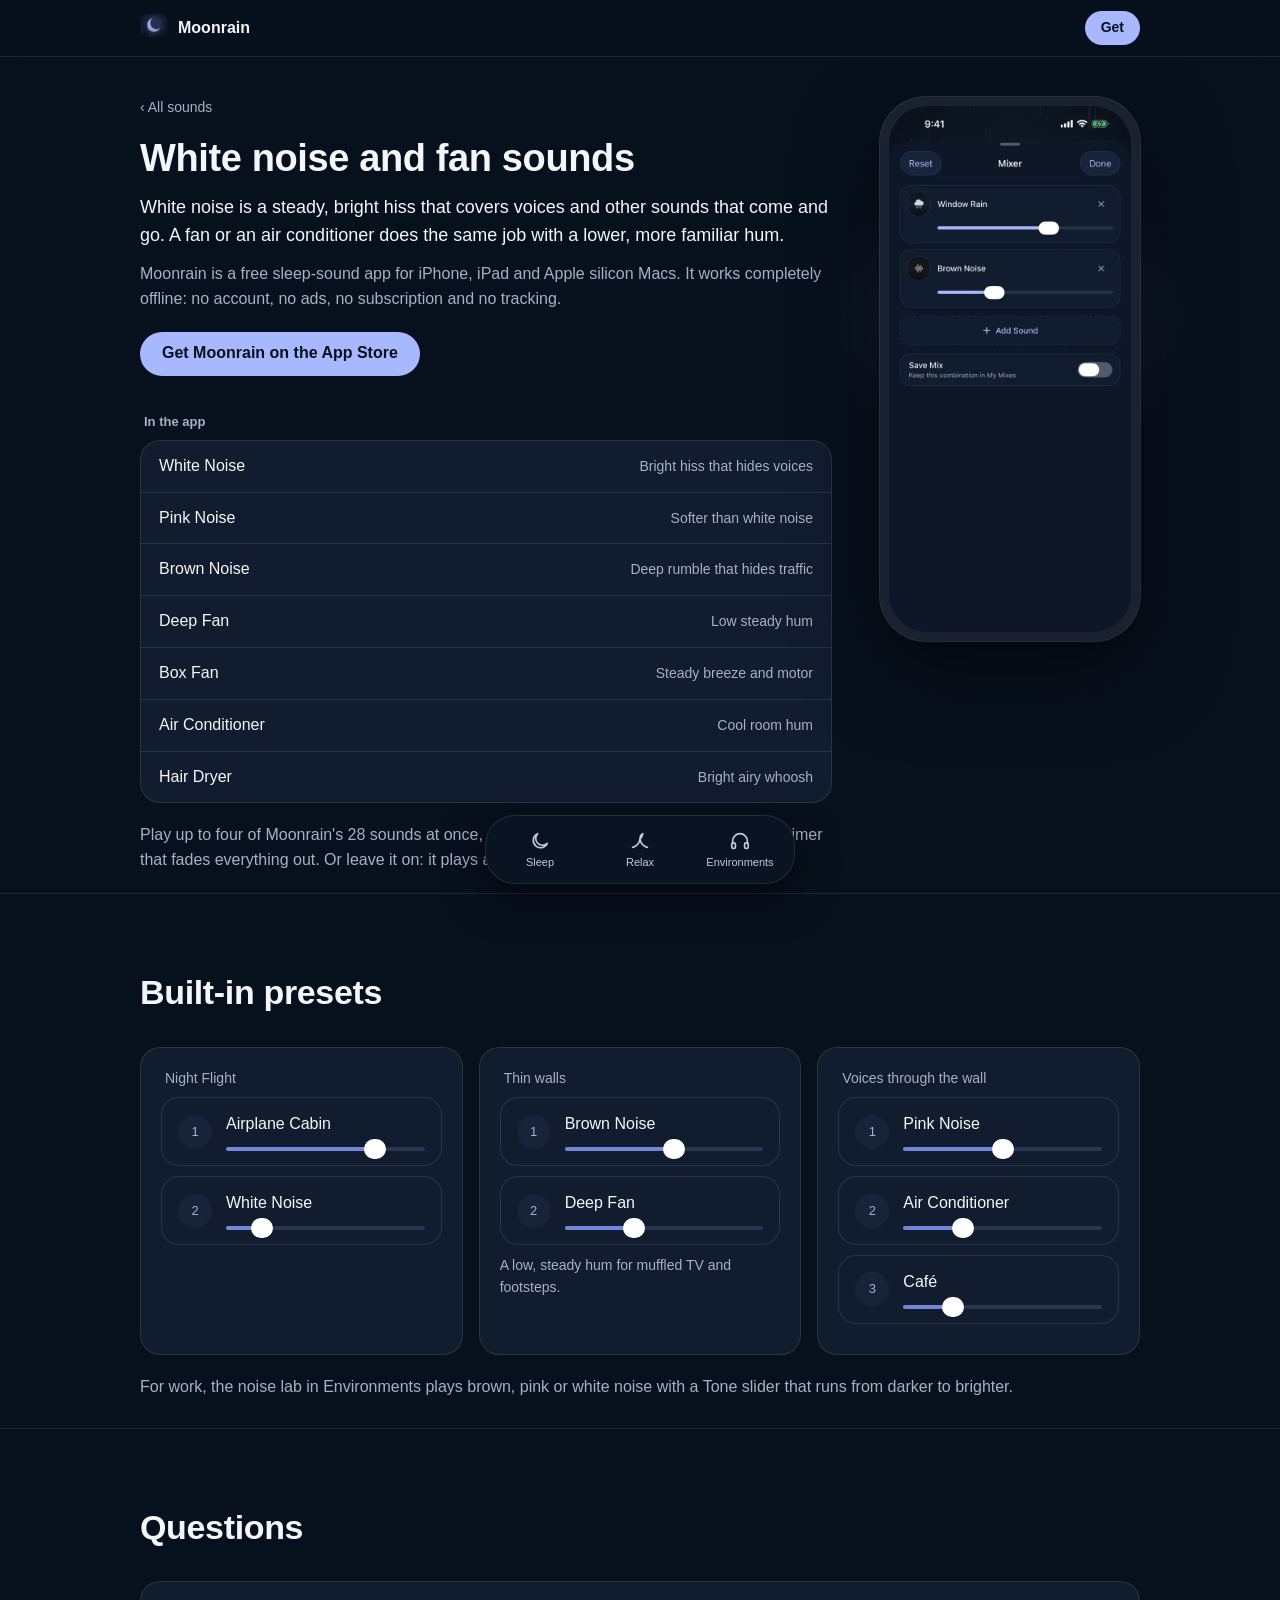
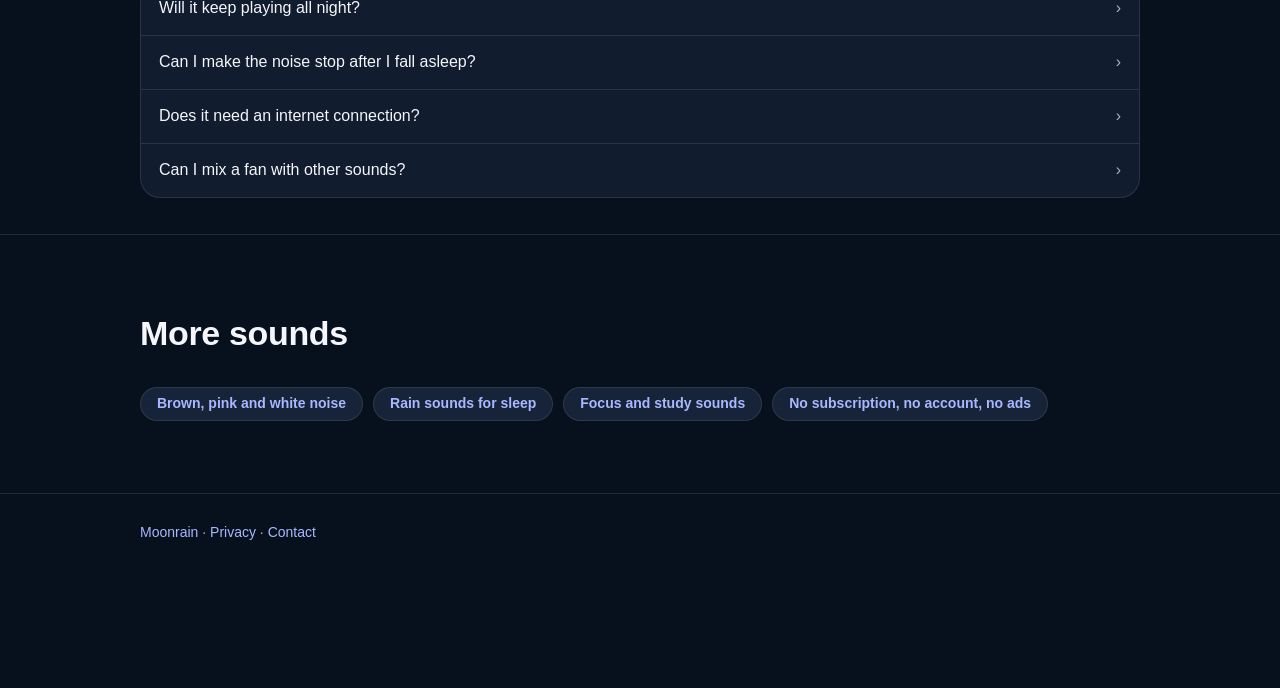
<file: white-noise-fan-sounds.html>
<!DOCTYPE html>
<html lang="en">
<head>
<meta charset="utf-8">
<meta name="viewport" content="width=device-width, initial-scale=1">
<title>White noise and fan sounds app for iPhone, free and offline · Moonrain</title>
<meta name="description" content="Free, offline white noise and fan sounds for iPhone and iPad: white, pink and brown noise, a deep fan, a box fan, an air conditioner and a hair dryer. Plays all night. No account, no ads, no subscription.">
<link rel="canonical" href="https://gsl0001.github.io/sleepaid-site/white-noise-fan-sounds.html">
<meta name="theme-color" content="#07101D">
<meta name="apple-itunes-app" content="app-id=6789770084">
<meta property="og:title" content="White noise and fan sounds · Moonrain">
<meta property="og:description" content="Free, offline white noise and fan sounds for iPhone and iPad: white, pink and brown noise, a deep fan, a box fan, an air conditioner and a hair dryer. Plays all night. No account, no ads, no subscription.">
<meta property="og:url" content="https://gsl0001.github.io/sleepaid-site/white-noise-fan-sounds.html">
<meta property="og:image" content="https://gsl0001.github.io/sleepaid-site/img/icon-180.png">
<link rel="icon" href="img/favicon-32.png" sizes="32x32">
<link rel="apple-touch-icon" href="img/icon-180.png">
<link rel="stylesheet" href="style.css">
<script type="application/ld+json">
{
  "@context": "https://schema.org",
  "@type": "FAQPage",
  "mainEntity": [
    { "@type": "Question", "name": "Will white noise keep playing all night?",
      "acceptedAnswer": { "@type": "Answer", "text": "Yes. Moonrain plays all night with the screen locked, and you can control it from the Lock Screen. The timer also has an All night option with no timer." } },
    { "@type": "Question", "name": "Can I make the noise stop after I fall asleep?",
      "acceptedAnswer": { "@type": "Answer", "text": "Yes. Set the sleep timer and Moonrain fades the sound out at the end instead of cutting it off." } },
    { "@type": "Question", "name": "Does the white noise need an internet connection?",
      "acceptedAnswer": { "@type": "Answer", "text": "No. Every sound is built into the app, so it works offline, including in airplane mode." } },
    { "@type": "Question", "name": "Can I mix a fan with other sounds?",
      "acceptedAnswer": { "@type": "Answer", "text": "Yes. You can play up to four sounds at once, each with its own volume, for example a deep fan under brown noise or rain." } }
  ]
}
</script>
</head>
<body>

<div class="topbar"><div class="wrap">
  <a class="brand" href="./"><img src="img/icon-180.png" alt="" width="28" height="28">Moonrain</a>
  <span class="spacer"></span>
  <a class="pill small get" href="https://apps.apple.com/app/id6789770084?pt=129096683&amp;ct=site-white-noise-fan&amp;mt=8">Get</a>
</div></div>

<main>
<section class="page-hero">
  <div class="wrap">
    <div>
      <a class="crumb" href="./#sounds">‹ All sounds</a>
      <h1>White noise and fan sounds</h1>
      <p class="intro">White noise is a steady, bright hiss that covers voices and other sounds that come and go. A fan or an air conditioner does the same job with a lower, more familiar hum.</p>
      <p>Moonrain is a free sleep-sound app for iPhone, iPad and Apple silicon Macs. It works completely offline: no account, no ads, no subscription and no tracking.</p>
      <p style="margin-top:20px"><a class="pill get" href="https://apps.apple.com/app/id6789770084?pt=129096683&amp;ct=site-white-noise-fan&amp;mt=8">Get Moonrain on the App Store</a></p>

      <p class="label" style="margin-top:36px">In the app</p>
      <ul class="group">
      <li><span class="name">White Noise</span><span class="val">Bright hiss that hides voices</span></li>
      <li><span class="name">Pink Noise</span><span class="val">Softer than white noise</span></li>
      <li><span class="name">Brown Noise</span><span class="val">Deep rumble that hides traffic</span></li>
      <li><span class="name">Deep Fan</span><span class="val">Low steady hum</span></li>
      <li><span class="name">Box Fan</span><span class="val">Steady breeze and motor</span></li>
      <li><span class="name">Air Conditioner</span><span class="val">Cool room hum</span></li>
      <li><span class="name">Hair Dryer</span><span class="val">Bright airy whoosh</span></li>
      </ul>
      <p>Play up to four of Moonrain's 28 sounds at once, each with its own volume, and set a sleep timer that fades everything out. Or leave it on: it plays all night with the screen locked.</p>
    </div>
    <div class="phone glow"><img src="img/mix.webp" alt="The mixer with Window Rain and Brown Noise" width="600" height="1304"></div>
  </div>
</section>

<section class="tab-section">
  <div class="wrap">
    <header><h2>Built-in presets</h2></header>
    <div class="mixes">
    <div class="card"><p class="mix-name">Night Flight</p><div class="layer"><span class="dot">1</span><div class="body">Airplane Cabin<div class="track"><i style="width:75%"></i></div></div></div><div class="layer"><span class="dot">2</span><div class="body">White Noise<div class="track"><i style="width:18%"></i></div></div></div></div>
    <div class="card"><p class="mix-name">Thin walls</p><div class="layer"><span class="dot">1</span><div class="body">Brown Noise<div class="track"><i style="width:55%"></i></div></div></div><div class="layer"><span class="dot">2</span><div class="body">Deep Fan<div class="track"><i style="width:35%"></i></div></div></div><p>A low, steady hum for muffled TV and footsteps.</p></div>
    <div class="card"><p class="mix-name">Voices through the wall</p><div class="layer"><span class="dot">1</span><div class="body">Pink Noise<div class="track"><i style="width:50%"></i></div></div></div><div class="layer"><span class="dot">2</span><div class="body">Air Conditioner<div class="track"><i style="width:30%"></i></div></div></div><div class="layer"><span class="dot">3</span><div class="body">Café<div class="track"><i style="width:25%"></i></div></div></div></div>
    </div>
    <p style="margin-top:20px">For work, the noise lab in Environments plays brown, pink or white noise with a Tone slider that runs from darker to brighter.</p>
  </div>
</section>

<section class="tab-section">
  <div class="wrap">
    <header><h2>Questions</h2></header>
    <div class="qa">
      <details><summary>Will it keep playing all night?</summary><p>Yes. Moonrain plays all night with the screen locked, and you can control it from the Lock Screen. The timer also has an All night option with no timer.</p></details>
      <details><summary>Can I make the noise stop after I fall asleep?</summary><p>Yes. Set the sleep timer and Moonrain fades the sound out at the end instead of cutting it off.</p></details>
      <details><summary>Does it need an internet connection?</summary><p>No. Every sound is built into the app, so it works offline, including in airplane mode.</p></details>
      <details><summary>Can I mix a fan with other sounds?</summary><p>Yes. You can play up to four sounds at once, each with its own volume, for example a deep fan under brown noise or rain.</p></details>
    </div>
  </div>
</section>

<section class="tab-section">
  <div class="wrap">
    <header><h2>More sounds</h2></header>
    <div class="links">
      <a class="pill small" href="brown-noise.html">Brown, pink and white noise</a>
      <a class="pill small" href="rain-sounds.html">Rain sounds for sleep</a>
      <a class="pill small" href="focus-study-sounds.html">Focus and study sounds</a>
      <a class="pill small" href="no-subscription-sleep-sounds.html">No subscription, no account, no ads</a>
    </div>
  </div>
</section>
</main>

<footer><div class="wrap">
  <p><a href="./">Moonrain</a> · <a href="privacy.html">Privacy</a> · <a href="mailto:gsl456789@gmail.com">Contact</a></p>
</div></footer>

<nav class="tabbar" aria-label="Sections">
  <a href="./#sleep"><svg viewBox="0 0 24 24" fill="none" stroke="currentColor" stroke-width="1.8" stroke-linecap="round" stroke-linejoin="round"><path d="M20 14.5A8 8 0 1 1 9.5 4a6.5 6.5 0 0 0 10.5 10.5z"/></svg>Sleep</a>
  <a href="./#relax"><svg viewBox="0 0 24 24" fill="none" stroke="currentColor" stroke-width="1.8" stroke-linecap="round" stroke-linejoin="round"><path d="M4 19c4-1 7-4 8-9 1 5 4 8 8 9"/><path d="M12 10c0-3 1-5 3-6-1 3-1 5-3 6z"/></svg>Relax</a>
  <a href="./#environments"><svg viewBox="0 0 24 24" fill="none" stroke="currentColor" stroke-width="1.8" stroke-linecap="round" stroke-linejoin="round"><path d="M4 15v-3a8 8 0 0 1 16 0v3"/><rect x="3" y="14" width="4" height="6" rx="1.5"/><rect x="17" y="14" width="4" height="6" rx="1.5"/></svg>Environments</a>
</nav>
</body>
</html>
</file>
<file: style.css>
/* Tokens copied from the app: SleepAid/App/AppTheme.swift */
:root {
  color-scheme: dark;
  --bg: #07101D;
  --bg2: #0D1727;
  --surface: #111C2E;
  --elev: #172338;
  --text: #F4F6FB;
  --text2: #A8B1C2;
  --accent: #A8B8FF;
  --accent-muted: #7287D9;
  --border: rgba(255, 255, 255, .10);
  --tab: #0A1322;
  --tab-inactive: #C3CAD7;
  --r-card: 20px;
  --r-button: 16px;
  --r-panel: 26px;
}

* { box-sizing: border-box; }
html { scroll-behavior: smooth; scroll-padding-top: 72px; }
@media (prefers-reduced-motion: reduce) { html { scroll-behavior: auto; } }
body {
  margin: 0;
  background: var(--bg);
  color: var(--text);
  font: 16px/1.55 -apple-system, BlinkMacSystemFont, "SF Pro Text", "Segoe UI", Roboto, sans-serif;
  -webkit-font-smoothing: antialiased;
  padding-bottom: 110px;
}
a { color: var(--accent); text-decoration: none; }
a:hover { text-decoration: underline; }
img { display: block; max-width: 100%; }
p { color: var(--text2); margin: 0 0 12px; }
h1, h2, h3 { margin: 0; font-weight: 700; letter-spacing: -.01em; }
.wrap { max-width: 1040px; margin: 0 auto; padding: 0 20px; }

/* Top bar */
.topbar {
  position: sticky; top: 0; z-index: 10;
  background: rgba(7, 16, 29, .82);
  -webkit-backdrop-filter: blur(16px); backdrop-filter: blur(16px);
  border-bottom: 1px solid var(--border);
}
.topbar .wrap { display: flex; align-items: center; gap: 10px; height: 56px; }
.topbar .brand { display: flex; align-items: center; gap: 10px; color: var(--text); font-weight: 600; }
.topbar .brand img { width: 28px; height: 28px; border-radius: 7px; }
.topbar .spacer { flex: 1; }

/* Buttons, styled like the app's pill buttons */
.pill {
  display: inline-flex; align-items: center; gap: 8px;
  min-height: 44px; padding: 0 22px; border-radius: 999px;
  background: var(--elev); color: var(--accent); font-weight: 600;
  border: 1px solid var(--border);
}
.pill:hover { text-decoration: none; background: #1d2b45; }
.pill.get { background: var(--accent); color: var(--bg); border: 0; }
.pill.get:hover { background: #bcc8ff; }
.pill.small { min-height: 34px; padding: 0 16px; font-size: 14px; }

/* App Store style product row */
.hero { padding: 56px 0 24px; }
.hero .wrap { display: grid; grid-template-columns: 1fr 300px; gap: 56px; align-items: center; }
.product { display: flex; gap: 20px; align-items: center; margin-bottom: 28px; }
.product .icon { width: 112px; height: 112px; border-radius: 26px; box-shadow: 0 0 0 1px var(--border), 0 12px 40px rgba(114, 135, 217, .25); }
.product h1 { font-size: 26px; line-height: 1.2; }
.product .sub { color: var(--text2); margin: 2px 0 12px; }
.lead { font-size: 22px; line-height: 1.4; color: var(--text); font-weight: 600; max-width: 30ch; margin-bottom: 12px; }
.facts { display: flex; flex-wrap: wrap; gap: 8px; margin: 20px 0 0; padding: 0; list-style: none; }
.facts li { font-size: 14px; color: var(--text2); background: var(--surface); border: 1px solid var(--border); border-radius: 999px; padding: 6px 14px; }

/* Phone frame around real screenshots */
.phone {
  position: relative; flex: none; width: 100%;
  border-radius: 46px; padding: 9px; background: #1a2130;
  box-shadow: 0 0 0 1px rgba(255, 255, 255, .14), 0 30px 80px rgba(0, 0, 0, .55);
}
.phone img { border-radius: 38px; width: 100%; height: auto; aspect-ratio: 600 / 1304; }
.hero .phone { max-width: 300px; justify-self: center; }
.glow { position: relative; }
main { overflow-x: clip; }
.glow::before {
  content: ""; position: absolute; inset: 10% -20% 30%; z-index: -1;
  background: radial-gradient(closest-side, rgba(168, 184, 255, .16), transparent);
}

/* Sections that open like the app's tabs: large title, quiet subtitle */
.tab-section { padding: 72px 0 16px; border-top: 1px solid var(--border); }
.tab-section > .wrap > header { margin-bottom: 28px; }
.tab-section h2 { font-size: 34px; }
.tab-section header p { font-size: 17px; margin-top: 4px; }
.split { display: grid; grid-template-columns: 1fr 1fr; gap: 40px; align-items: start; }
.split > *, .hero .wrap > *, .page-hero .wrap > * { min-width: 0; }
.shots { display: flex; gap: 20px; }
.shots .phone { width: 240px; }

/* Cards and grouped lists, like the app's surfaces */
.card { background: var(--surface); border: 1px solid var(--border); border-radius: var(--r-card); padding: 20px; margin-bottom: 16px; }
.card h3 { font-size: 17px; margin-bottom: 6px; }
.card p:last-child { margin-bottom: 0; }
.label { font-size: 13px; font-weight: 600; color: var(--text2); margin: 0 0 8px 4px; }
.group { list-style: none; margin: 0 0 20px; padding: 0; background: var(--surface); border: 1px solid var(--border); border-radius: var(--r-card); overflow: hidden; }
.group li { display: flex; justify-content: space-between; align-items: baseline; gap: 16px; padding: 13px 18px; border-top: 1px solid var(--border); }
.group li:first-child { border-top: 0; }
.group .name { color: var(--text); }
.group .val { color: var(--text2); font-size: 14px; text-align: right; }
.group a.row { display: flex; justify-content: space-between; width: 100%; color: var(--text); }
.group a.row::after { content: "›"; color: var(--text2); }
.library { display: grid; grid-template-columns: repeat(2, 1fr); gap: 0 20px; }

/* Timer sheet, rebuilt from the app's Sleep Timer */
.sheet { background: var(--bg2); border: 1px solid var(--border); border-radius: var(--r-panel); padding: 18px; }
.sheet-head { display: flex; justify-content: space-between; align-items: center; margin-bottom: 14px; }
.sheet-head strong { font-weight: 600; }
.chips { display: grid; grid-template-columns: repeat(5, 1fr); gap: 8px; }
.chip { text-align: center; padding: 10px 0; border-radius: 14px; background: var(--surface); border: 1px solid var(--border); font-size: 19px; font-weight: 600; line-height: 1.1; }
.chip small { display: block; font-size: 11px; font-weight: 400; color: var(--text2); }
.chip.on { background: #26355a; border-color: rgba(168, 184, 255, .55); }
.sheet .opt { margin-top: 12px; padding: 12px 14px; border-radius: 14px; background: var(--surface); border: 1px solid var(--border); }
.sheet .opt small { display: block; color: var(--text2); }

/* Mixer rows, rebuilt from the app's mixer */
.layer { display: flex; align-items: center; gap: 14px; padding: 14px 16px; border-radius: 18px; background: var(--surface); border: 1px solid var(--border); margin-bottom: 10px; }
.layer .dot { width: 34px; height: 34px; border-radius: 50%; background: var(--elev); flex: none; display: grid; place-items: center; color: var(--text2); font-size: 13px; }
.layer .body { flex: 1; }
.layer .track { height: 4px; border-radius: 2px; background: #2a3550; margin-top: 10px; position: relative; }
.layer .track i { position: absolute; inset: 0 auto 0 0; border-radius: 2px; background: var(--accent-muted); }
.layer .track i::after { content: ""; position: absolute; right: -11px; top: -8px; width: 22px; height: 20px; border-radius: 10px; background: #fff; }

/* Tiles, like Relax and Environments */
.tiles { display: grid; grid-template-columns: repeat(2, 1fr); gap: 12px; margin-bottom: 20px; }
.tile { border-radius: 18px; padding: 14px; min-height: 92px; display: flex; flex-direction: column; justify-content: flex-end; border: 1px solid var(--border); }
.tile b { font-weight: 600; }
.tile span { font-size: 13px; color: rgba(244, 246, 251, .7); }
.t1 { background: linear-gradient(160deg, #2b3a55, #1a2539); }
.t2 { background: linear-gradient(160deg, #5a4630, #2e2418); }
.t3 { background: linear-gradient(160deg, #3d3a52, #221f33); }
.t4 { background: linear-gradient(160deg, #23505a, #15303a); }
.t5 { background: linear-gradient(160deg, #6a3a2c, #33201a); }
.t6 { background: linear-gradient(160deg, #4d4a2c, #2a2818); }
.t7 { background: linear-gradient(160deg, #4b3d55, #2a2232); }
.t8 { background: linear-gradient(160deg, #283a66, #18213d); }

/* Videos */
.videos { display: grid; grid-template-columns: repeat(3, 1fr); gap: 16px; }
.video { color: var(--text); font-size: 15px; }
.video img { width: 100%; aspect-ratio: 16 / 9; object-fit: cover; border-radius: 14px; border: 1px solid var(--border); margin-bottom: 8px; }
.video:hover { text-decoration: none; }
.video:hover img { border-color: rgba(168, 184, 255, .5); }

/* Disclosure rows for questions */
details { border-top: 1px solid var(--border); }
details:first-child { border-top: 0; }
summary { list-style: none; cursor: pointer; padding: 14px 18px; display: flex; justify-content: space-between; gap: 16px; }
summary::-webkit-details-marker { display: none; }
summary::after { content: "›"; color: var(--text2); transition: transform .2s; }
details[open] summary::after { transform: rotate(90deg); }
details p { padding: 0 18px 14px; margin: 0; }
.qa { background: var(--surface); border: 1px solid var(--border); border-radius: var(--r-card); overflow: hidden; margin-bottom: 20px; }

/* Floating tab bar, like the app's */
.tabbar {
  position: fixed; left: 50%; bottom: 16px; transform: translateX(-50%); z-index: 20;
  display: flex; gap: 4px; padding: 6px; border-radius: 30px;
  background: var(--tab); border: 1px solid var(--border);
  box-shadow: 0 12px 40px rgba(0, 0, 0, .5);
}
.tabbar a {
  display: flex; flex-direction: column; align-items: center; gap: 2px;
  width: 96px; padding: 8px 0 6px; border-radius: 24px;
  color: var(--tab-inactive); font-size: 11px;
}
.tabbar a:hover { text-decoration: none; color: var(--text); }
.tabbar svg { width: 22px; height: 22px; }
.tabbar a.on { background: #1c2a4a; color: var(--accent); }

footer { border-top: 1px solid var(--border); margin-top: 56px; padding: 28px 0; font-size: 14px; }
footer p { margin: 0 0 6px; }

/* Sound pages */
.crumb { font-size: 14px; color: var(--text2); margin-bottom: 18px; display: block; }
.page-hero { padding: 40px 0 8px; }
.page-hero .wrap { display: grid; grid-template-columns: 1fr 260px; gap: 48px; align-items: start; }
.page-hero h1 { font-size: 38px; line-height: 1.15; margin-bottom: 14px; }
.page-hero .intro { font-size: 18px; color: var(--text); }
.page-hero .phone { max-width: 260px; }
.mix-name { font-size: 13px; color: var(--text2); margin: 0 0 8px 4px; }
.mixes { display: grid; grid-template-columns: repeat(3, 1fr); gap: 16px; }
.mixes .card { margin: 0; }
.mixes .card p { font-size: 14px; }
.links { display: flex; flex-wrap: wrap; gap: 10px; }

@media (max-width: 820px) {
  .hero .wrap, .page-hero .wrap, .split { grid-template-columns: 1fr; gap: 32px; }
  .hero { padding-top: 32px; }
  .product .icon { width: 88px; height: 88px; border-radius: 20px; }
  .lead { font-size: 20px; }
  .shots { overflow-x: auto; scroll-snap-type: x mandatory; margin: 0 -20px; padding: 0 20px 8px; scrollbar-width: none; }
  .shots .phone { width: 200px; scroll-snap-align: start; }
  .library, .videos, .mixes { grid-template-columns: 1fr; }
  .tab-section { padding-top: 52px; }
  .tab-section h2 { font-size: 30px; }
  .page-hero h1 { font-size: 30px; }
  .page-hero .phone { max-width: 220px; justify-self: center; }
}
@media (max-width: 380px) {
  .tabbar a { width: 84px; }
  .chip { font-size: 16px; }
}
</file>
